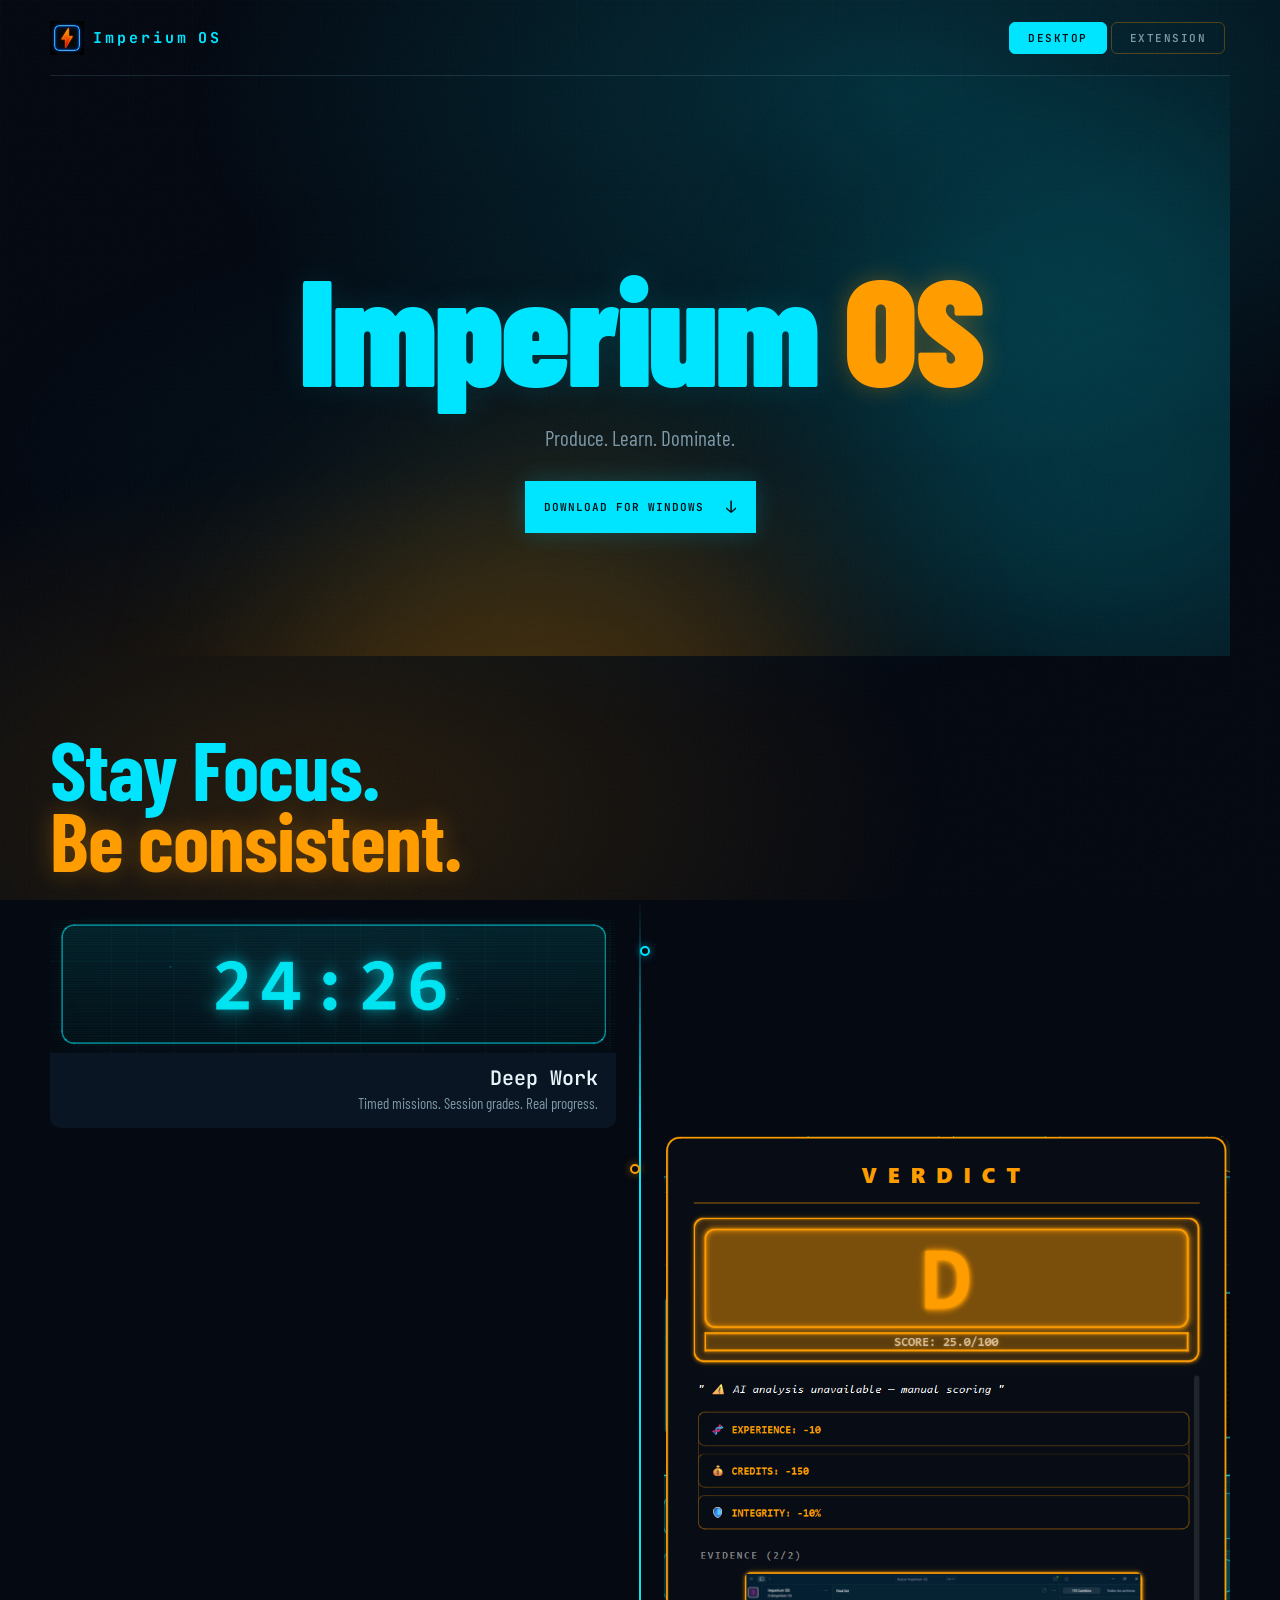
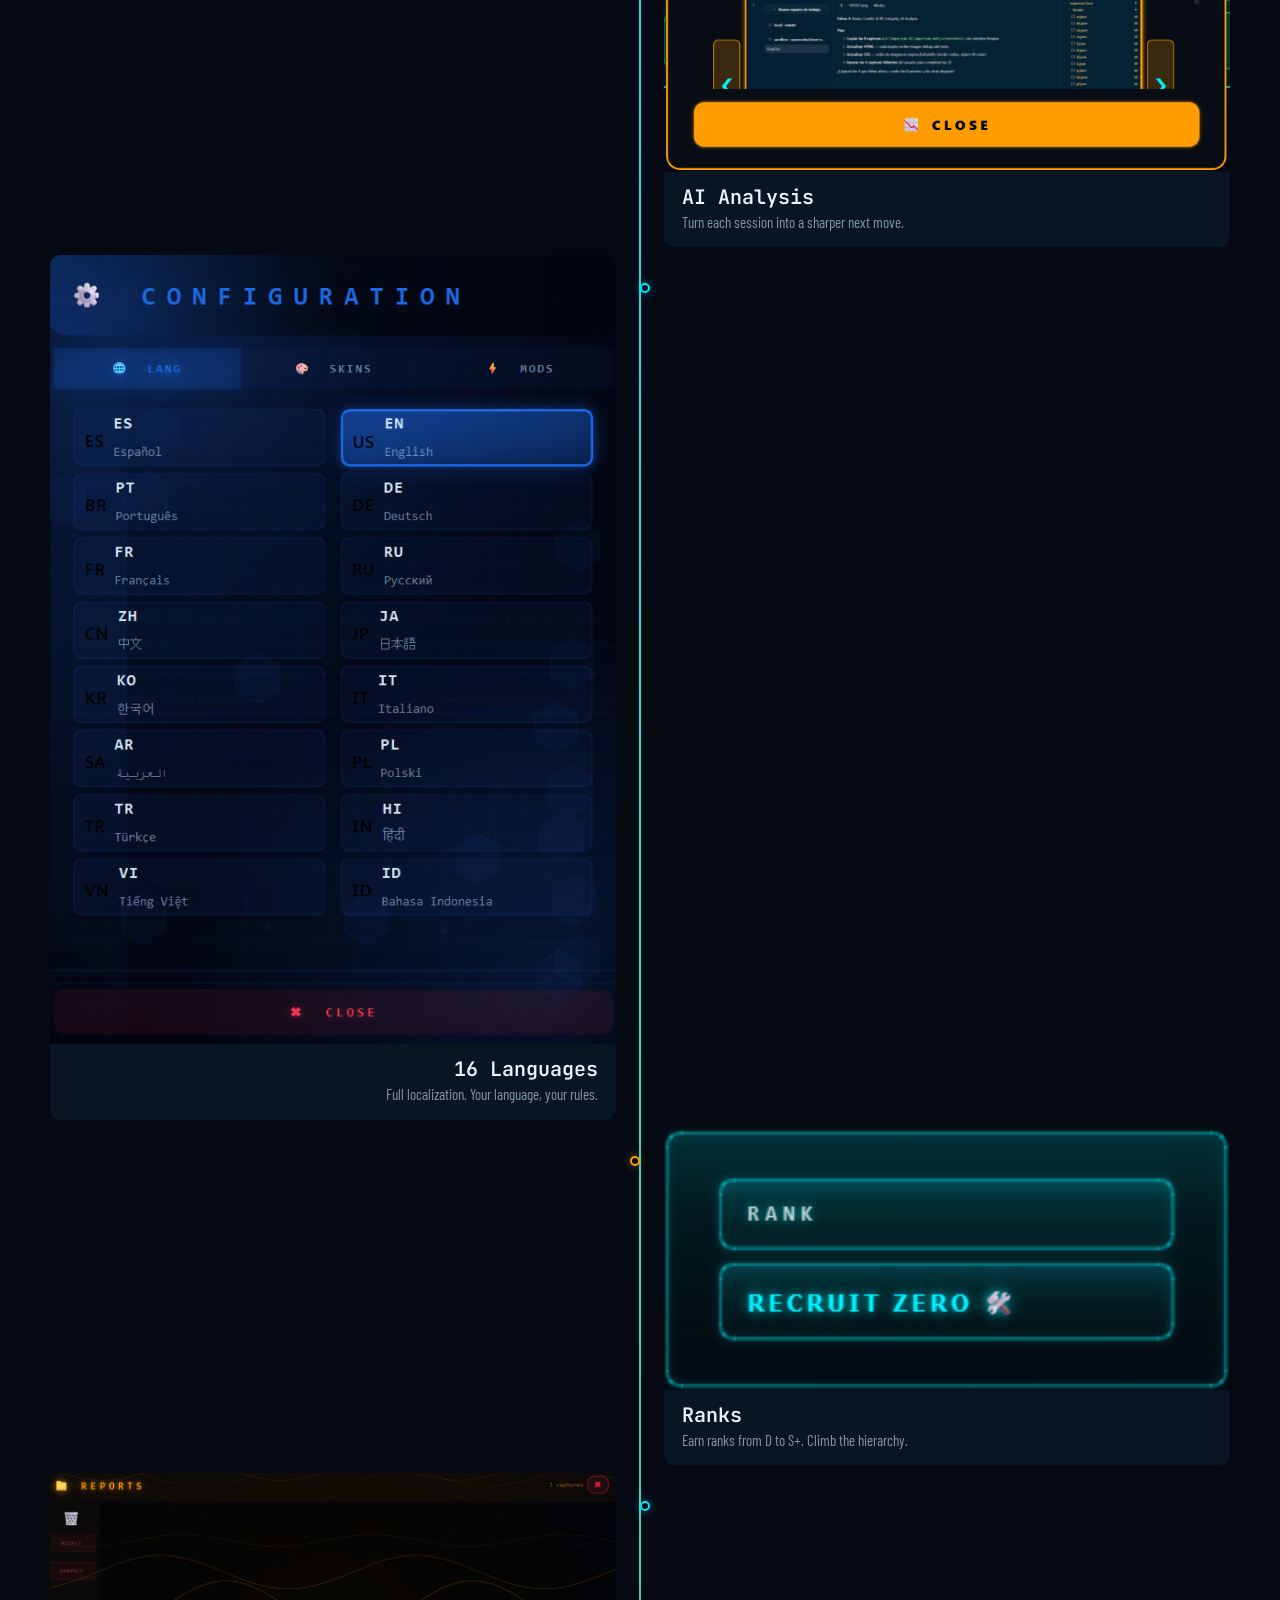
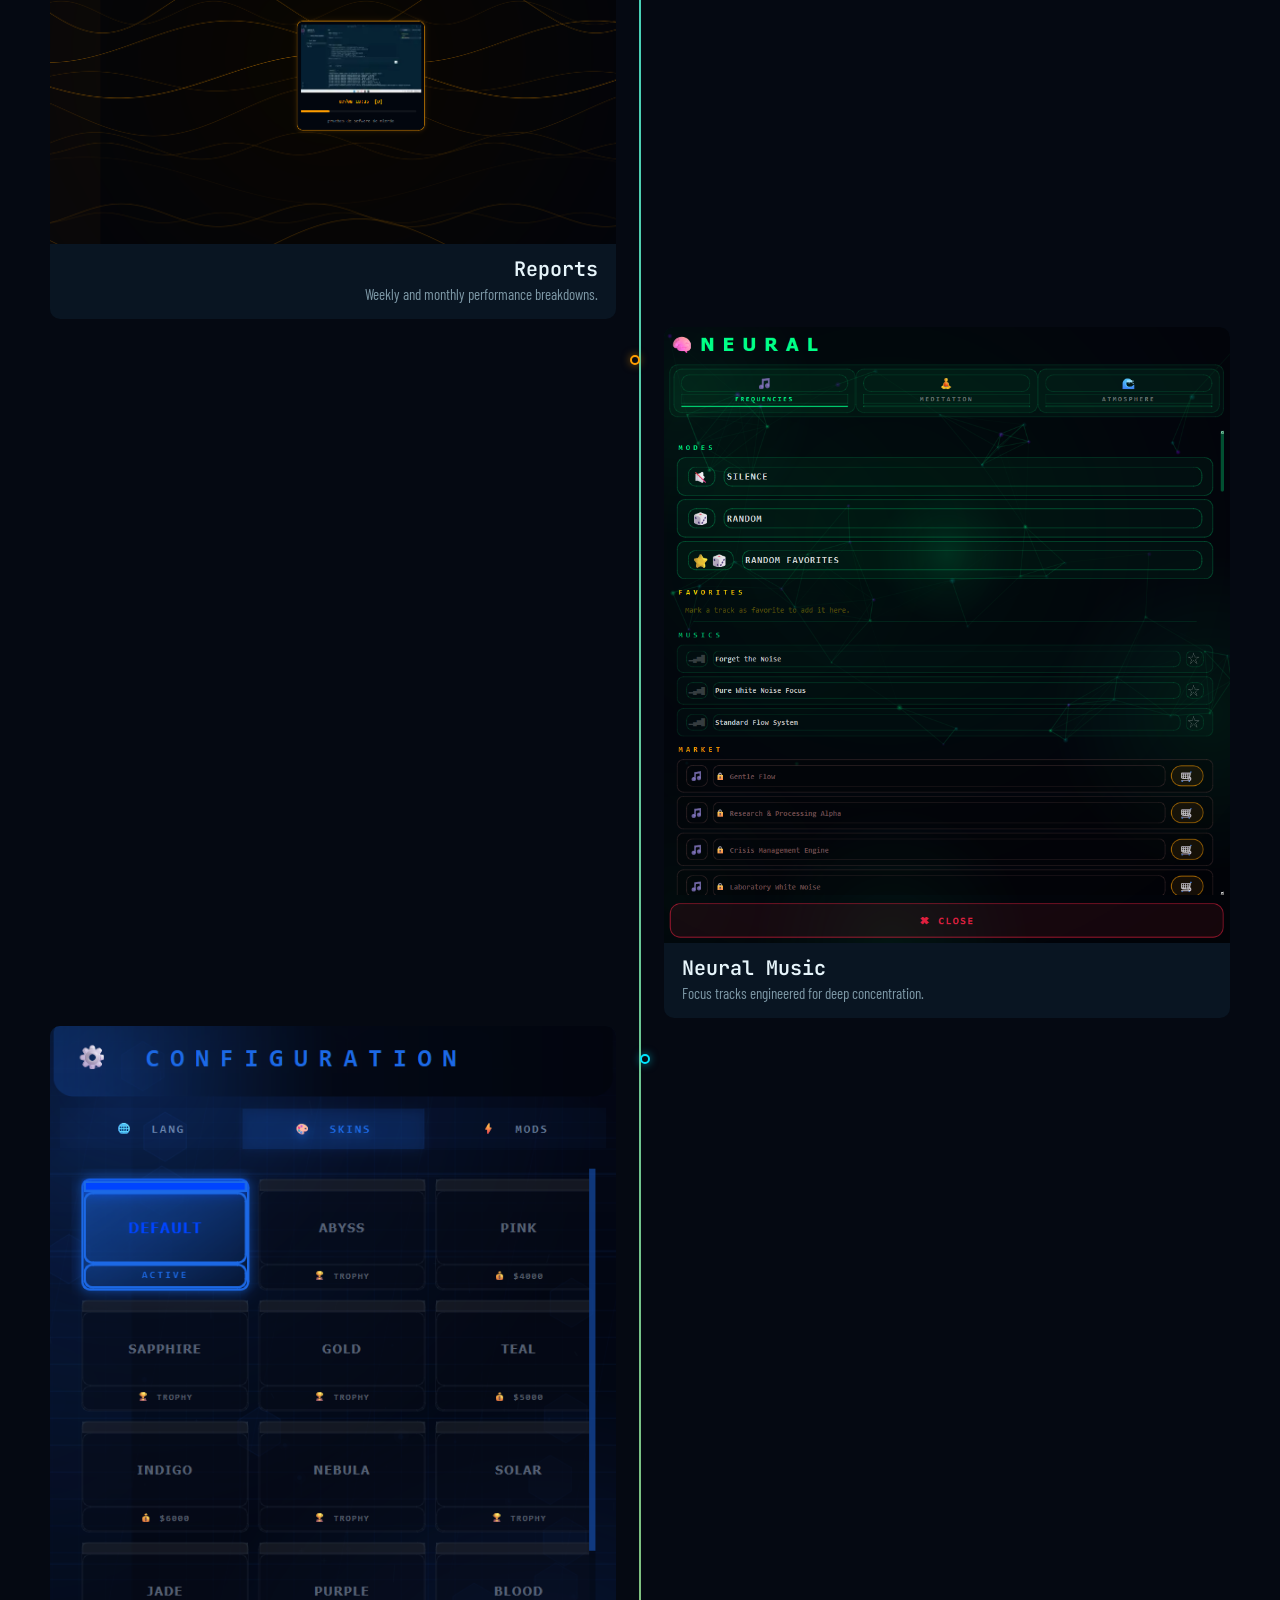
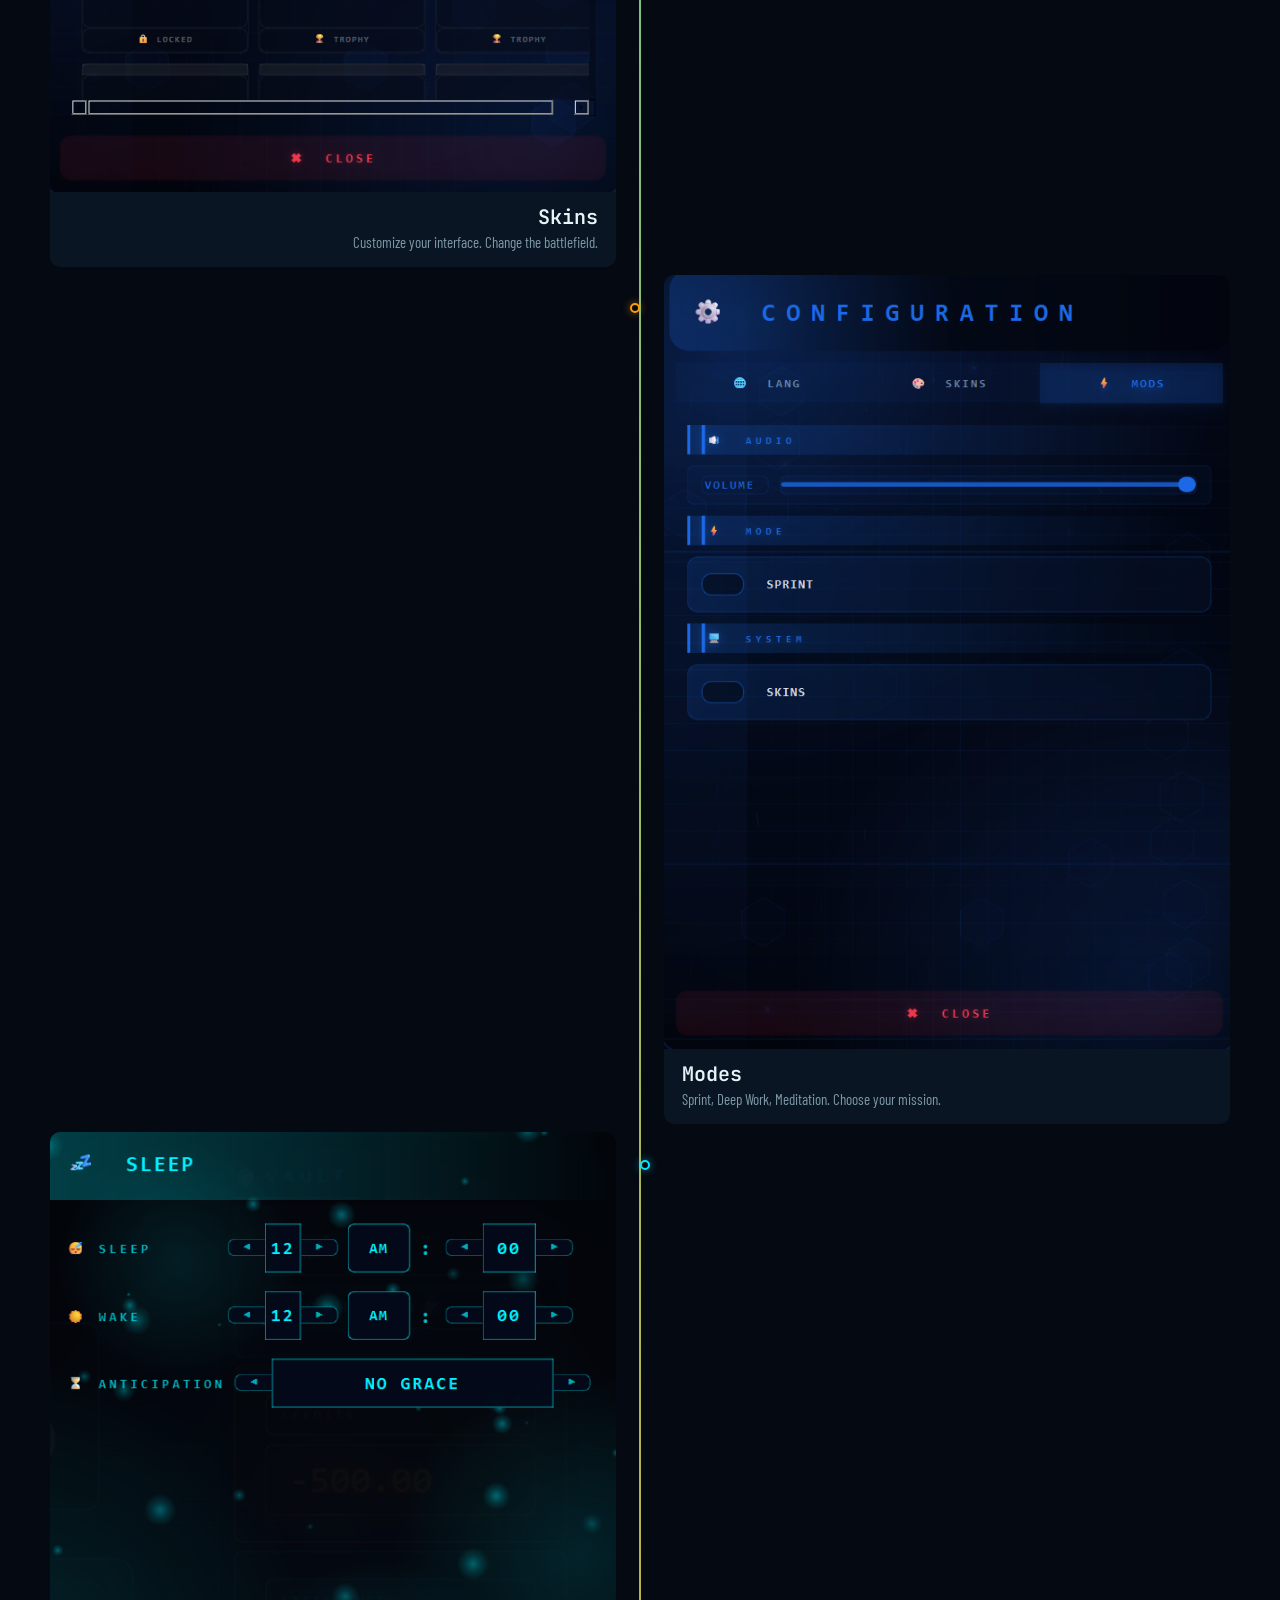
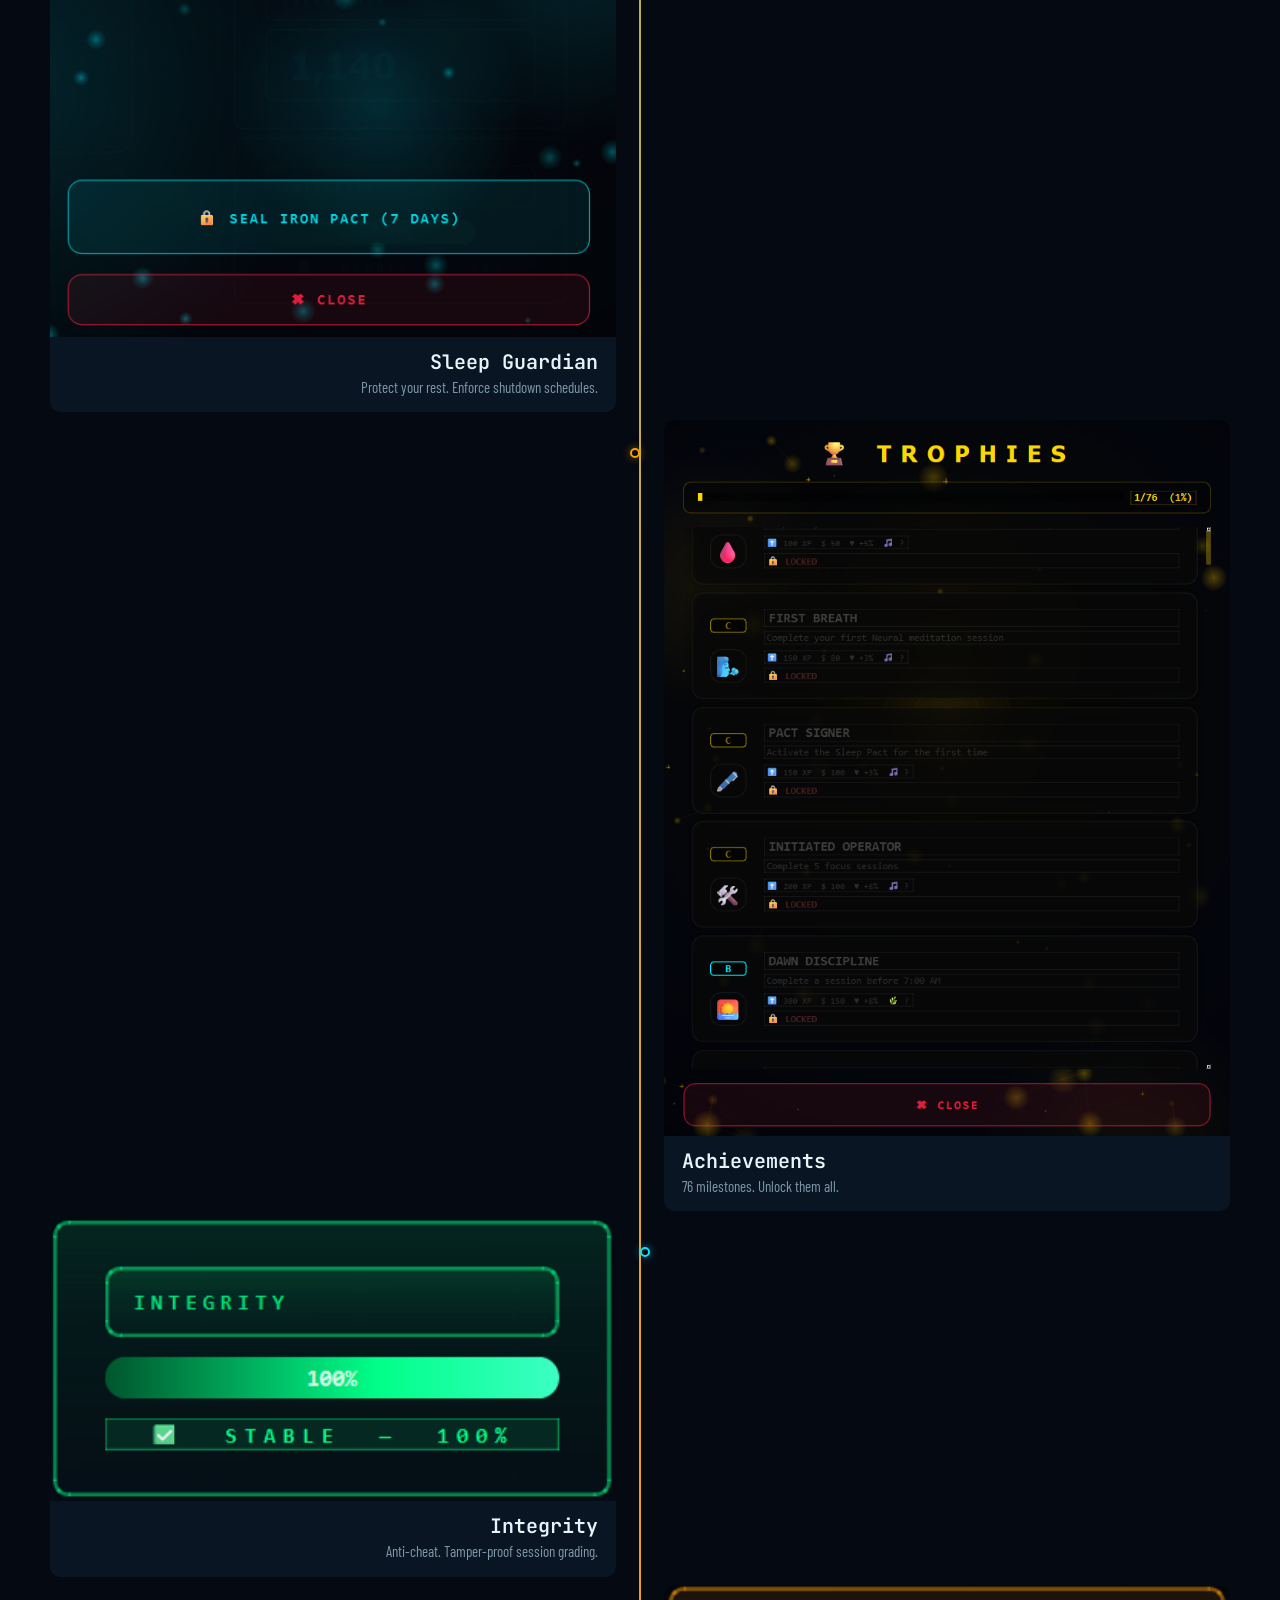
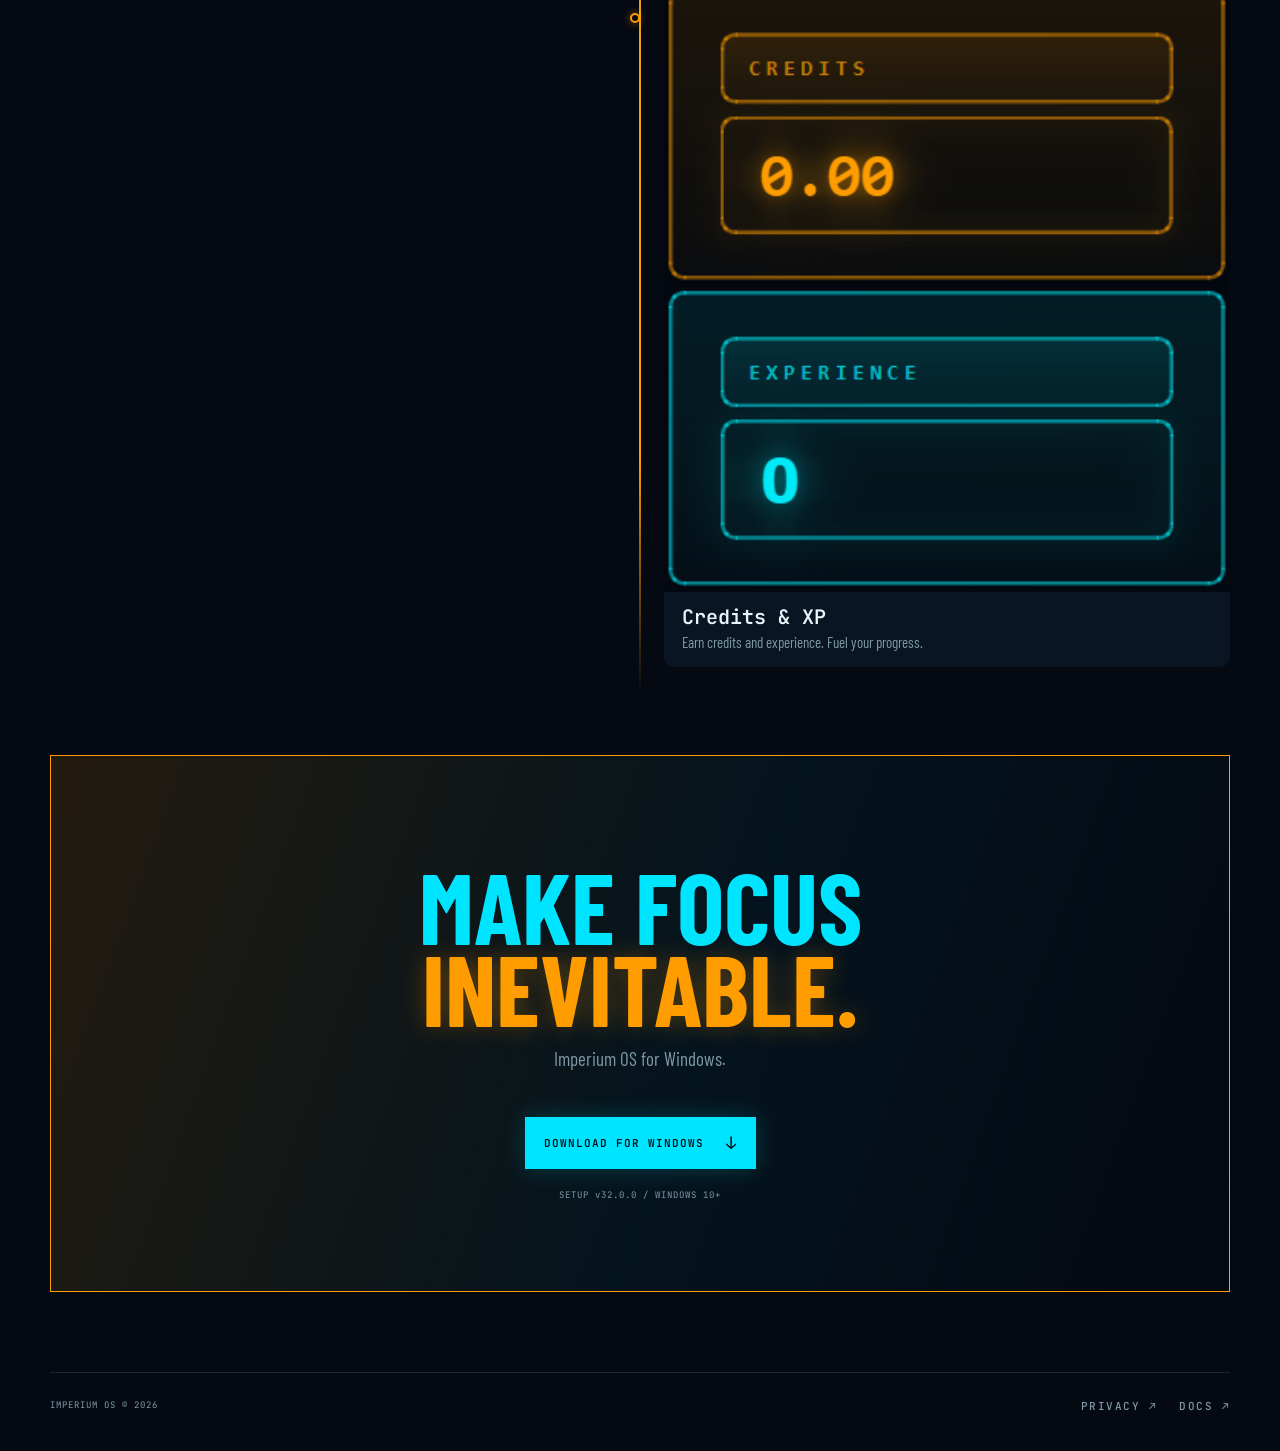
<file: index.html>
<!doctype html>
<html lang="en">
<head>
  <meta charset="utf-8">
  <meta name="viewport" content="width=device-width, initial-scale=1">
  <meta name="theme-color" content="#050912">
  <meta name="description" content="Imperium OS: cyberpunk focus, tactical productivity, and browser protection for Windows.">
  <link rel="icon" href="icon512.png">
  <link rel="apple-touch-icon" href="icon512.png">
  <title>Imperium OS</title>
  <link rel="preconnect" href="https://fonts.googleapis.com">
  <link rel="preconnect" href="https://fonts.gstatic.com" crossorigin>
  <link href="https://fonts.googleapis.com/css2?family=Barlow+Condensed:wght@400;500;600;700;800;900&family=JetBrains+Mono:wght@400;500;600;700&display=swap" rel="stylesheet">
  <link rel="stylesheet" href="style.css">
</head>
<body>
  <div class="noise"></div>
  <div class="grid"></div>

  <header class="nav shell">
    <a class="brand" href="#top" aria-label="Imperium OS home" translate="no">
      <img class="brand-mark" src="imperium-lightning.jpeg" alt="Imperium OS lightning mark"><span>Imperium</span><b>OS</b>
    </a>
    <div class="tab-bar">
      <button class="tab-btn active" data-tab="desktop">DESKTOP</button>
      <button class="tab-btn" data-tab="extension">EXTENSION</button>
    </div>
  </header>

  <main id="top">
    <!-- DESKTOP TAB -->
    <div class="tab-panel active" id="tab-desktop">
      <section class="hero shell">
        <div class="hero-light cyan-light"></div>
        <div class="hero-light orange-light"></div>
        <h1 translate="no"><span>Imperium</span> <span class="os-mark">OS</span></h1>
        <p class="hero-copy" translate="no">Produce. Learn. Dominate.</p>
        <div class="hero-actions">
          <a class="button primary" href="https://github.com/sebastiangarciamamani0902-cmyk/Imperium-OS/releases/download/v32.0.0/ImperiumOS_Setup_32.0.0.exe" download="ImperiumOS_Setup_32.0.0.exe">DOWNLOAD FOR WINDOWS <span>↓</span></a>
        </div>
      </section>

      <section class="systems shell" id="systems">
        <div class="section-heading compact"><h2>Stay Focus.<br><em>Be consistent.</em></h2></div>
        <div class="vtl">
          <div class="vtl-line"></div>
          <article class="vtl-card vtl-left cyan-card"><div class="vtl-content"><img class="card-capture" src="screenshots/deep-work.png" alt="Deep Work"><h3>Deep Work</h3><p>Timed missions. Session grades. Real progress.</p></div><div class="vtl-dot cyan-dot"></div></article>
          <article class="vtl-card vtl-right orange-card"><div class="vtl-content"><img class="card-capture" src="screenshots/ai-analysis.png" alt="AI Analysis"><h3>AI Analysis</h3><p>Turn each session into a sharper next move.</p></div><div class="vtl-dot orange-dot"></div></article>
          <article class="vtl-card vtl-left cyan-card"><div class="vtl-content"><img class="card-capture" src="screenshots/languages.png" alt="Languages"><h3>16 Languages</h3><p>Full localization. Your language, your rules.</p></div><div class="vtl-dot cyan-dot"></div></article>
          <article class="vtl-card vtl-right orange-card"><div class="vtl-content"><img class="card-capture" src="screenshots/ranks.png" alt="Ranks"><h3>Ranks</h3><p>Earn ranks from D to S+. Climb the hierarchy.</p></div><div class="vtl-dot orange-dot"></div></article>
          <article class="vtl-card vtl-left cyan-card"><div class="vtl-content"><img class="card-capture" src="screenshots/reports.png" alt="Reports"><h3>Reports</h3><p>Weekly and monthly performance breakdowns.</p></div><div class="vtl-dot cyan-dot"></div></article>
          <article class="vtl-card vtl-right orange-card"><div class="vtl-content"><img class="card-capture" src="screenshots/neural-music.png" alt="Neural Music"><h3>Neural Music</h3><p>Focus tracks engineered for deep concentration.</p></div><div class="vtl-dot orange-dot"></div></article>
          <article class="vtl-card vtl-left cyan-card"><div class="vtl-content"><img class="card-capture" src="screenshots/skins.png" alt="Skins"><h3>Skins</h3><p>Customize your interface. Change the battlefield.</p></div><div class="vtl-dot cyan-dot"></div></article>
          <article class="vtl-card vtl-right orange-card"><div class="vtl-content"><img class="card-capture" src="screenshots/modes.png" alt="Modes"><h3>Modes</h3><p>Sprint, Deep Work, Meditation. Choose your mission.</p></div><div class="vtl-dot orange-dot"></div></article>
          <article class="vtl-card vtl-left cyan-card"><div class="vtl-content"><img class="card-capture" src="screenshots/sleep.png" alt="Sleep Guardian"><h3>Sleep Guardian</h3><p>Protect your rest. Enforce shutdown schedules.</p></div><div class="vtl-dot cyan-dot"></div></article>
          <article class="vtl-card vtl-right orange-card"><div class="vtl-content"><img class="card-capture" src="screenshots/achievements.png" alt="Achievements"><h3>Achievements</h3><p>76 milestones. Unlock them all.</p></div><div class="vtl-dot orange-dot"></div></article>
          <article class="vtl-card vtl-left cyan-card"><div class="vtl-content"><img class="card-capture" src="screenshots/integrity.png" alt="Integrity"><h3>Integrity</h3><p>Anti-cheat. Tamper-proof session grading.</p></div><div class="vtl-dot cyan-dot"></div></article>
          <article class="vtl-card vtl-right orange-card"><div class="vtl-content"><img class="card-capture" src="screenshots/credits-xp.png" alt="Credits and XP"><h3>Credits & XP</h3><p>Earn credits and experience. Fuel your progress.</p></div><div class="vtl-dot orange-dot"></div></article>
        </div>
      </section>

      <section class="download shell" id="download">
        <div class="download-panel"><h2>MAKE FOCUS<br><em>INEVITABLE.</em></h2><p translate="no">Imperium OS for Windows.</p><a class="button primary" href="https://github.com/sebastiangarciamamani0902-cmyk/Imperium-OS/releases/download/v32.0.0/ImperiumOS_Setup_32.0.0.exe" download="ImperiumOS_Setup_32.0.0.exe">DOWNLOAD FOR WINDOWS <span>↓</span></a><small class="mono">SETUP v32.0.0 / WINDOWS 10+</small></div>
      </section>
    </div>

    <!-- EXTENSION TAB -->
    <div class="tab-panel" id="tab-extension">
      <section class="hero shell">
        <div class="hero-light cyan-light"></div>
        <div class="hero-light orange-light"></div>
        <h1 translate="no"><span>Imperium</span> <span class="os-mark">OS</span></h1>
        <p class="hero-copy" translate="no">Browser Protection. Active.</p>
        <div class="hero-actions">
          <a class="button primary" href="https://chromewebstore.google.com/detail/ajilohlkmkjipipjagpnokhinhbjfkfb" target="_blank" rel="noreferrer">INSTALL EXTENSION <span>↗</span></a>
          <a class="button secondary" href="script.html">COPY SCRIPT <span><svg viewBox="0 0 24 24" xmlns="http://www.w3.org/2000/svg" aria-hidden="true"><path d="M16 1H4c-1.1 0-2 .9-2 2v13h2V3h12V1zm3 4H8c-1.1 0-2 .9-2 2v14c0 1.1.9 2 2 2h11c1.1 0 2-.9 2-2V7c0-1.1-.9-2-2-2zm0 16H8V7h11v14z"/></svg></span></a>
</div>
      </section>

      <section class="systems shell">
        <div class="section-heading compact"><h2>Always on.<br><em>Always watching.</em></h2></div>
        <div class="vtl">
          <div class="vtl-line"></div>
          <article class="vtl-card vtl-left cyan-card"><div class="vtl-content"><img class="card-capture" src="screenshots/ext-whitelist.png" alt="Whitelist"><h3>Whitelist</h3><p>Only trusted sites pass through. Everything else is filtered.</p></div><div class="vtl-dot cyan-dot"></div></article>
          <article class="vtl-card vtl-right orange-card"><div class="vtl-content"><img class="card-capture" src="screenshots/ext-settings.png" alt="Settings"><h3>Settings</h3><p>Open tabs, languages, YouTube API keys — all configurable.</p></div><div class="vtl-dot orange-dot"></div></article>
          <article class="vtl-card vtl-left cyan-card"><div class="vtl-content"><img class="card-capture" src="screenshots/ext-youtube.png" alt="YouTube Monitors"><h3>YouTube Guard</h3><p>10 apostles monitoring your YouTube consumption. Zero mercy.</p></div><div class="vtl-dot cyan-dot"></div></article>
        </div>
      </section>

      <section class="download shell">
        <div class="download-panel"><h2>SHIELD YOUR<br><em>BROWSER.</em></h2><p translate="no">Imperium OS for Chrome.</p><div class="hero-actions"><a class="button primary" href="https://chromewebstore.google.com/detail/ajilohlkmkjipipjagpnokhinhbjfkfb" target="_blank" rel="noreferrer">ADD TO CHROME <span>↗</span></a><a class="button secondary" href="script.html">COPY SCRIPT <span><svg viewBox="0 0 24 24" xmlns="http://www.w3.org/2000/svg" aria-hidden="true"><path d="M16 1H4c-1.1 0-2 .9-2 2v13h2V3h12V1zm3 4H8c-1.1 0-2 .9-2 2v14c0 1.1.9 2 2 2h11c1.1 0 2-.9 2-2V7c0-1.1-.9-2-2-2zm0 16H8V7h11v14z"/></svg></span></a></div><small class="mono" style="display:block;text-align:center;margin-top:16px;">CHROME EXTENSION / VERSION 32.0</small><small class="mono" style="display:block;text-align:center;margin-top:8px;">Run the .ps1 as Administrator in PowerShell</small></div>
      </section>
    </div>
  </main>

  <footer class="shell mono" translate="no"><span>IMPERIUM OS © 2026</span><span class="footer-links"><a href="privacy.html">PRIVACY ↗</a><a href="docs.html">DOCS ↗</a></span></footer>
  <script>
    function setTab(name, scroll) {
      document.querySelectorAll('.tab-btn').forEach(b => b.classList.toggle('active', b.dataset.tab === name));
      document.querySelectorAll('.tab-panel').forEach(p => p.classList.toggle('active', p.id === 'tab-' + name));
      if (scroll) window.scrollTo({ top: 0, behavior: 'auto' });
    }
    document.querySelectorAll('.tab-btn').forEach(btn => {
      btn.addEventListener('click', () => setTab(btn.dataset.tab, true));
    });
    // Always open the DESKTOP tab; never restore a previous tab.
    setTab('desktop', false);
    document.querySelectorAll('a[href="#top"]').forEach(a => {
      a.addEventListener('click', function(e) {
        e.preventDefault();
        window.scrollTo(0, 0);
      });
    });
    // Re-sync on back/forward navigation (bfcache)
    window.addEventListener('pageshow', function(e) {
      setTab('desktop', false);
      document.querySelectorAll('.section-heading, .vtl-card, .download-panel').forEach(el => el.classList.add('visible'));
    });
    // Intersection observer
    const observer = new IntersectionObserver(entries => entries.forEach(entry => { if (entry.isIntersecting) entry.target.classList.add('visible'); }), { threshold: .15 });
    document.querySelectorAll('.section-heading, .vtl-card, .download-panel').forEach(el => observer.observe(el));
    // Protect the Imperium OS brand from translators
    function protectBrand(root) {
      const walker = document.createTreeWalker(root, NodeFilter.SHOW_TEXT);
      const nodes = [];
      while (walker.nextNode()) {
        const n = walker.currentNode;
        const t = n.nodeValue;
        if (!t) continue;
        if (/Imperium[ ­\u00a0]*OS|Imperium|(?<![\w])OS(?![\w])/i.test(t) && !n.parentElement.hasAttribute('translate')) nodes.push(n);
      }
      nodes.forEach(n => {
        const parent = n.parentElement;
        const html = n.nodeValue.replace(/(Imperium\s*OS|Imperium|(?<![\w])OS(?![\w]))/gi, '<span class="brand-p" translate="no">$1</span>');
        const tmp = document.createElement('span');
        tmp.innerHTML = html + '<span class="brand-p" translate="no"></span>';
        [...tmp.childNodes].forEach(c => parent.insertBefore(c, n));
        parent.removeChild(n);
      });
    }
    protectBrand(document.body);
    if (window.MutationObserver) new MutationObserver(() => protectBrand(document.body)).observe(document.body, { childList: true, subtree: true });
  </script>
</body>
</html>
</file>
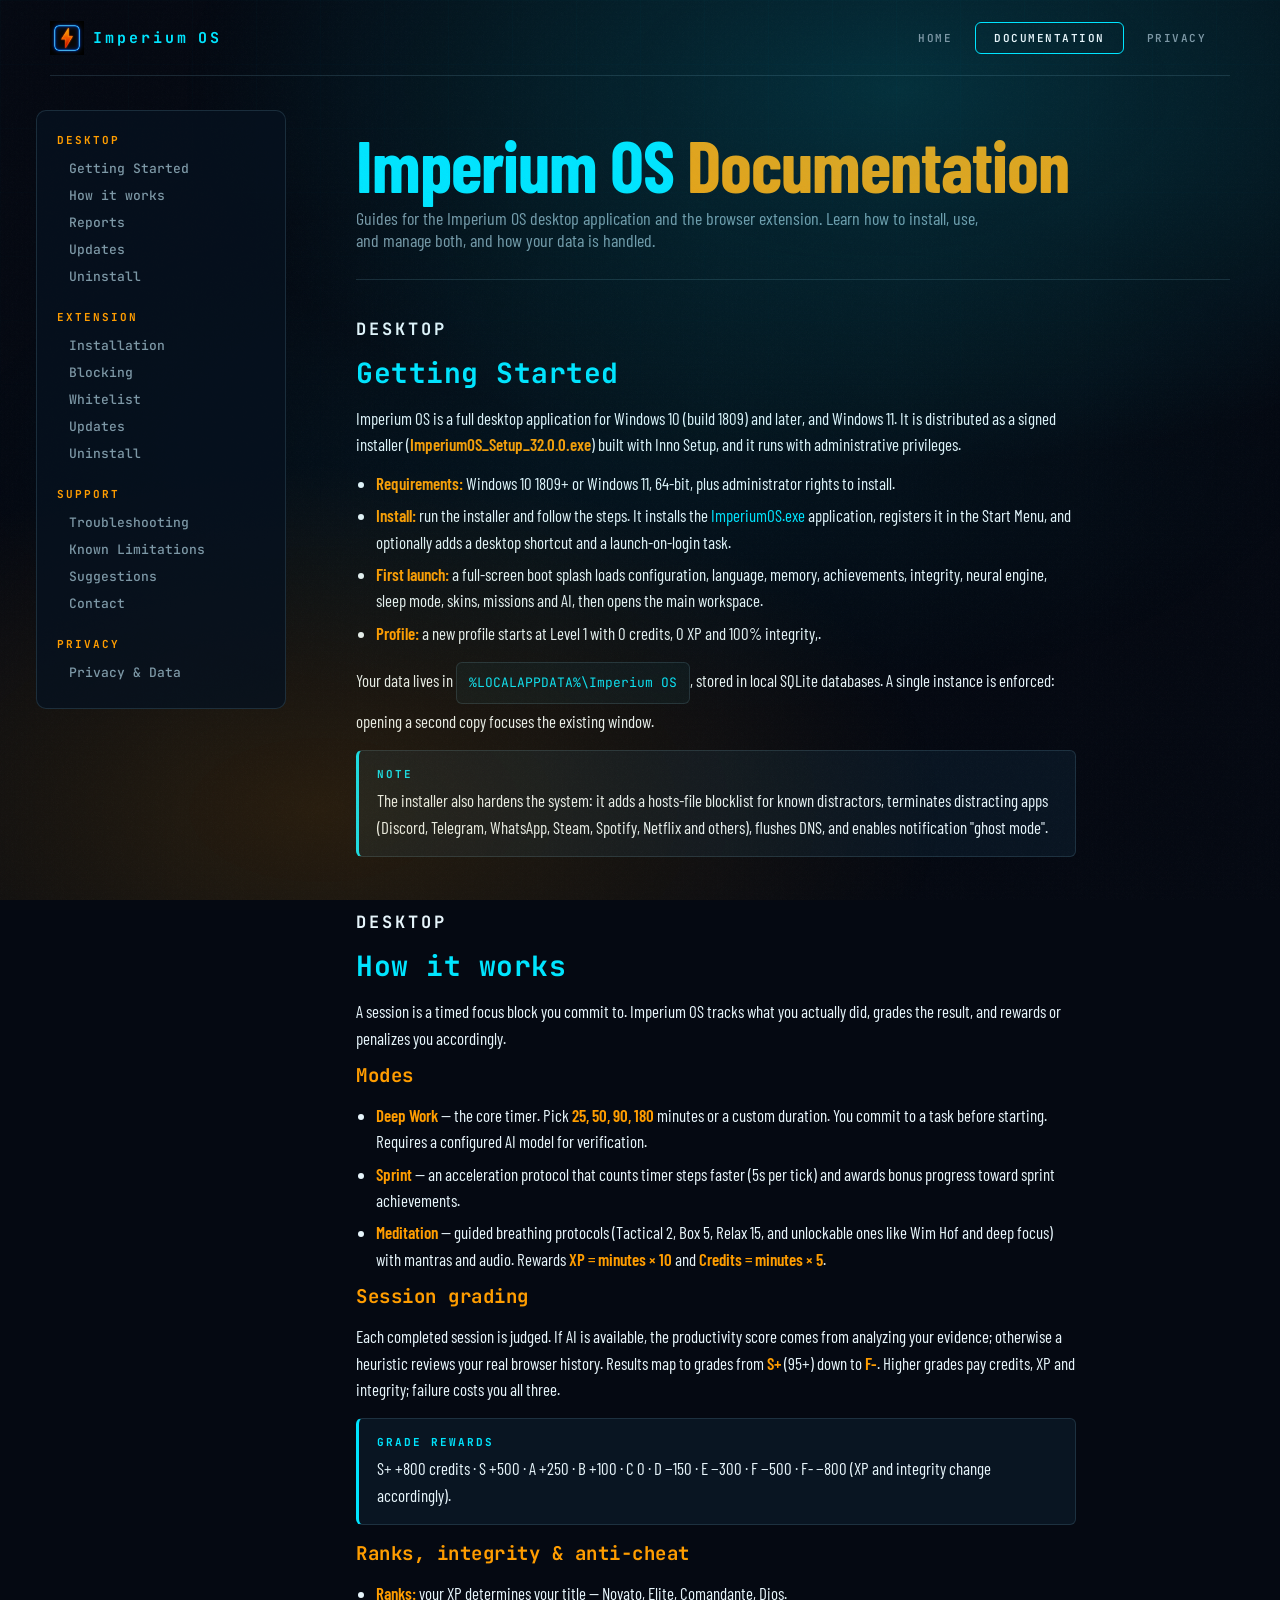
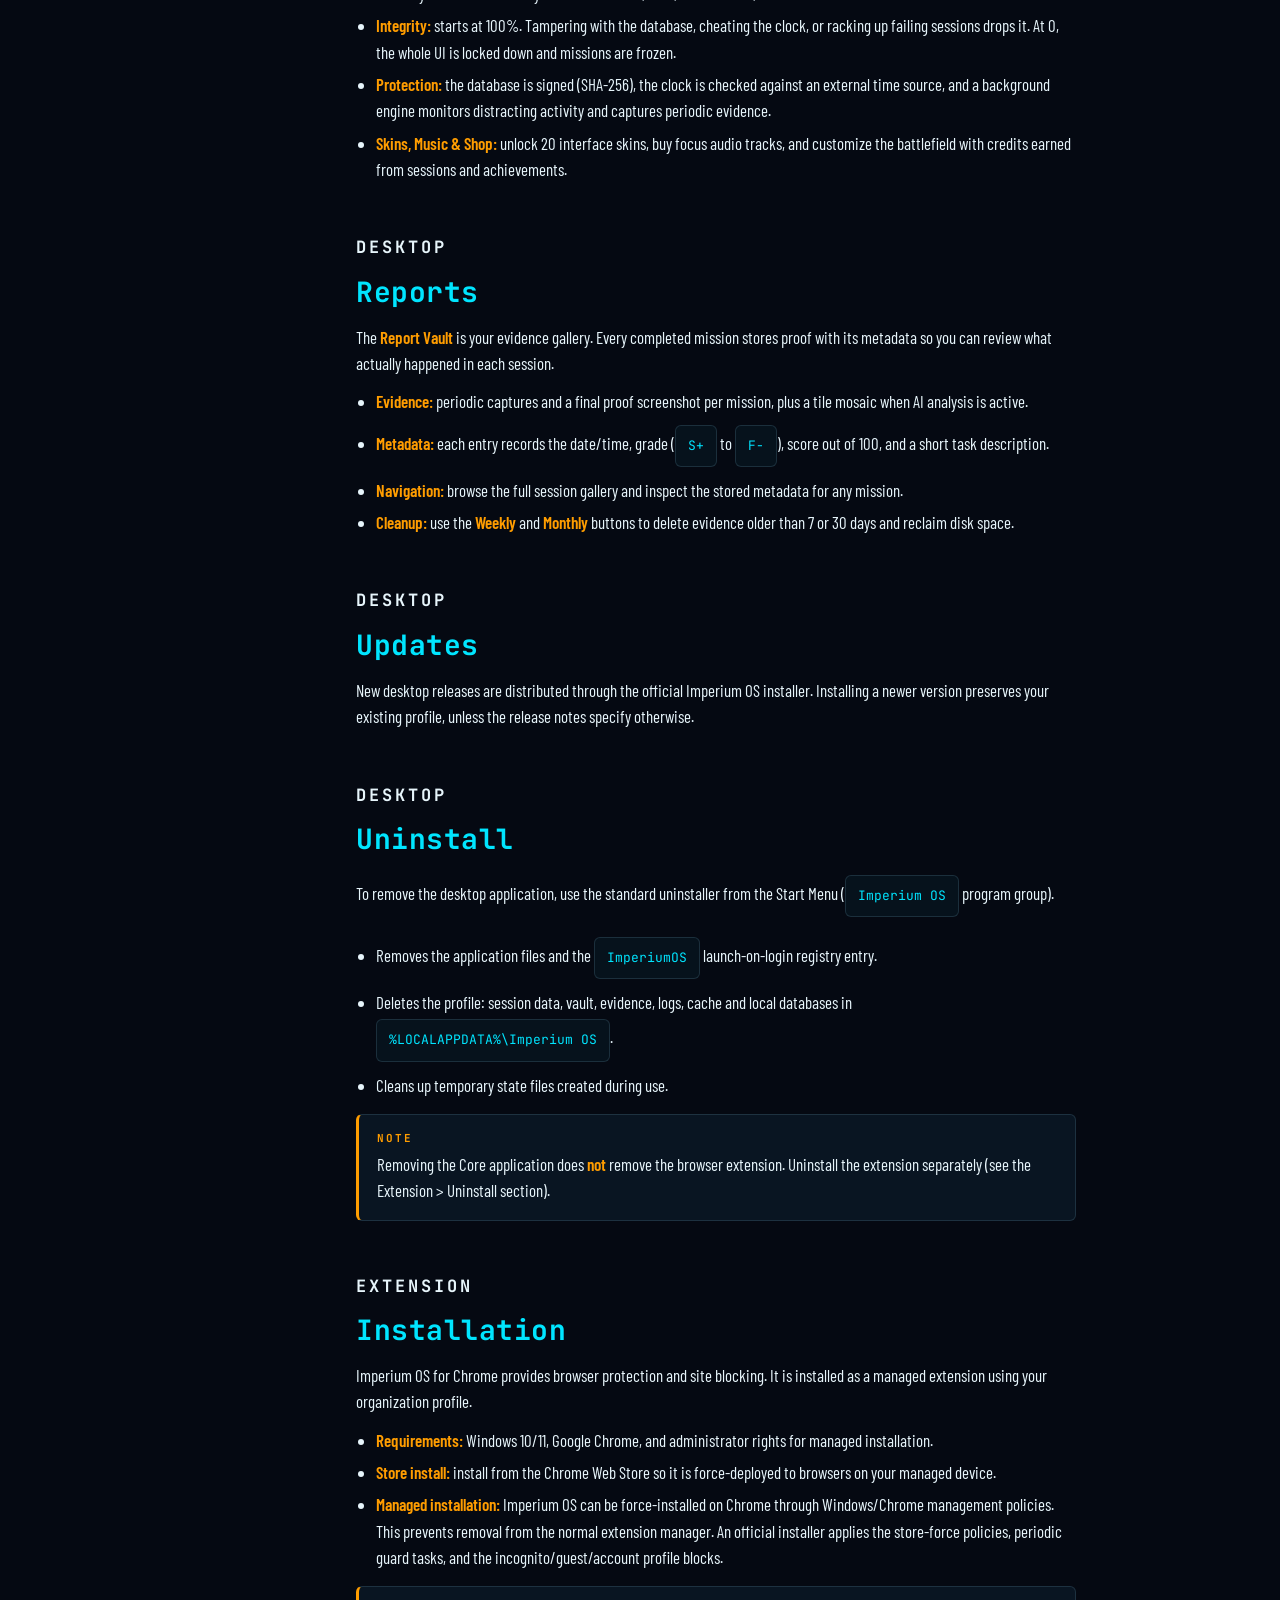
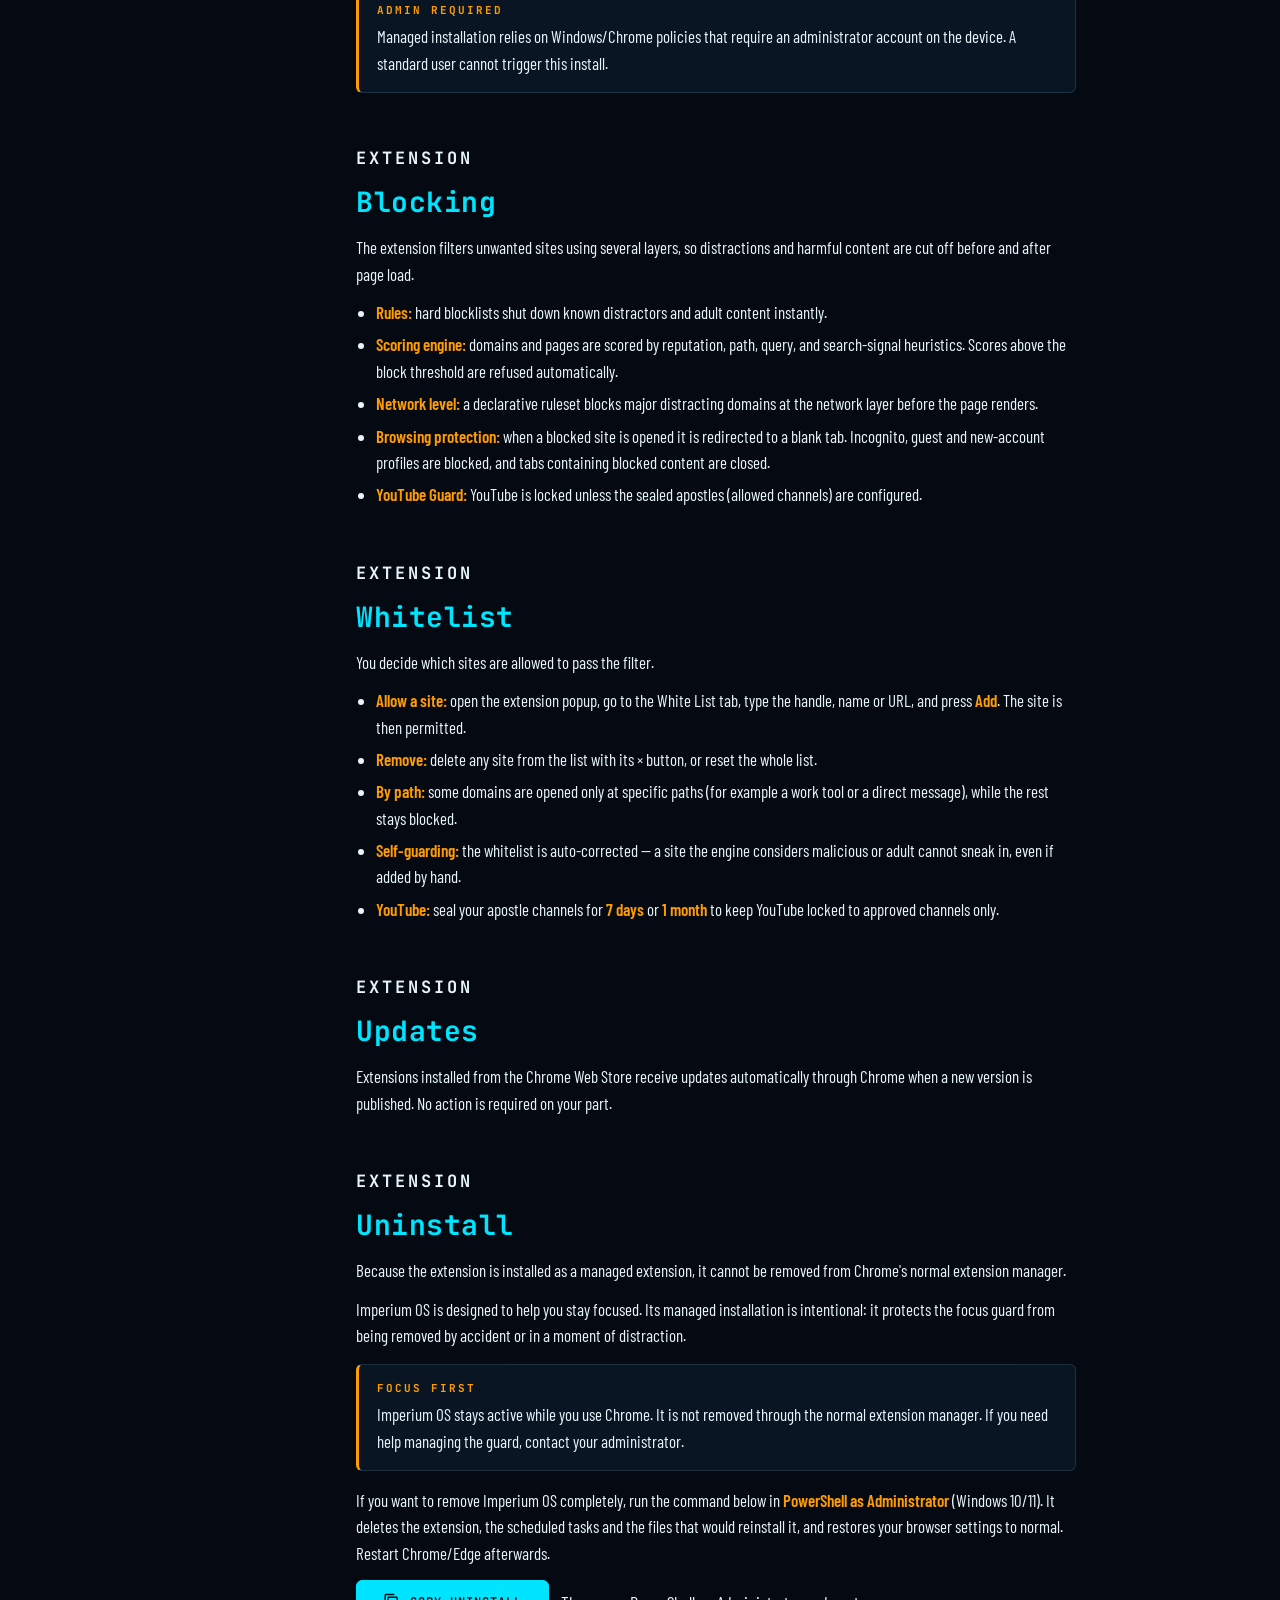
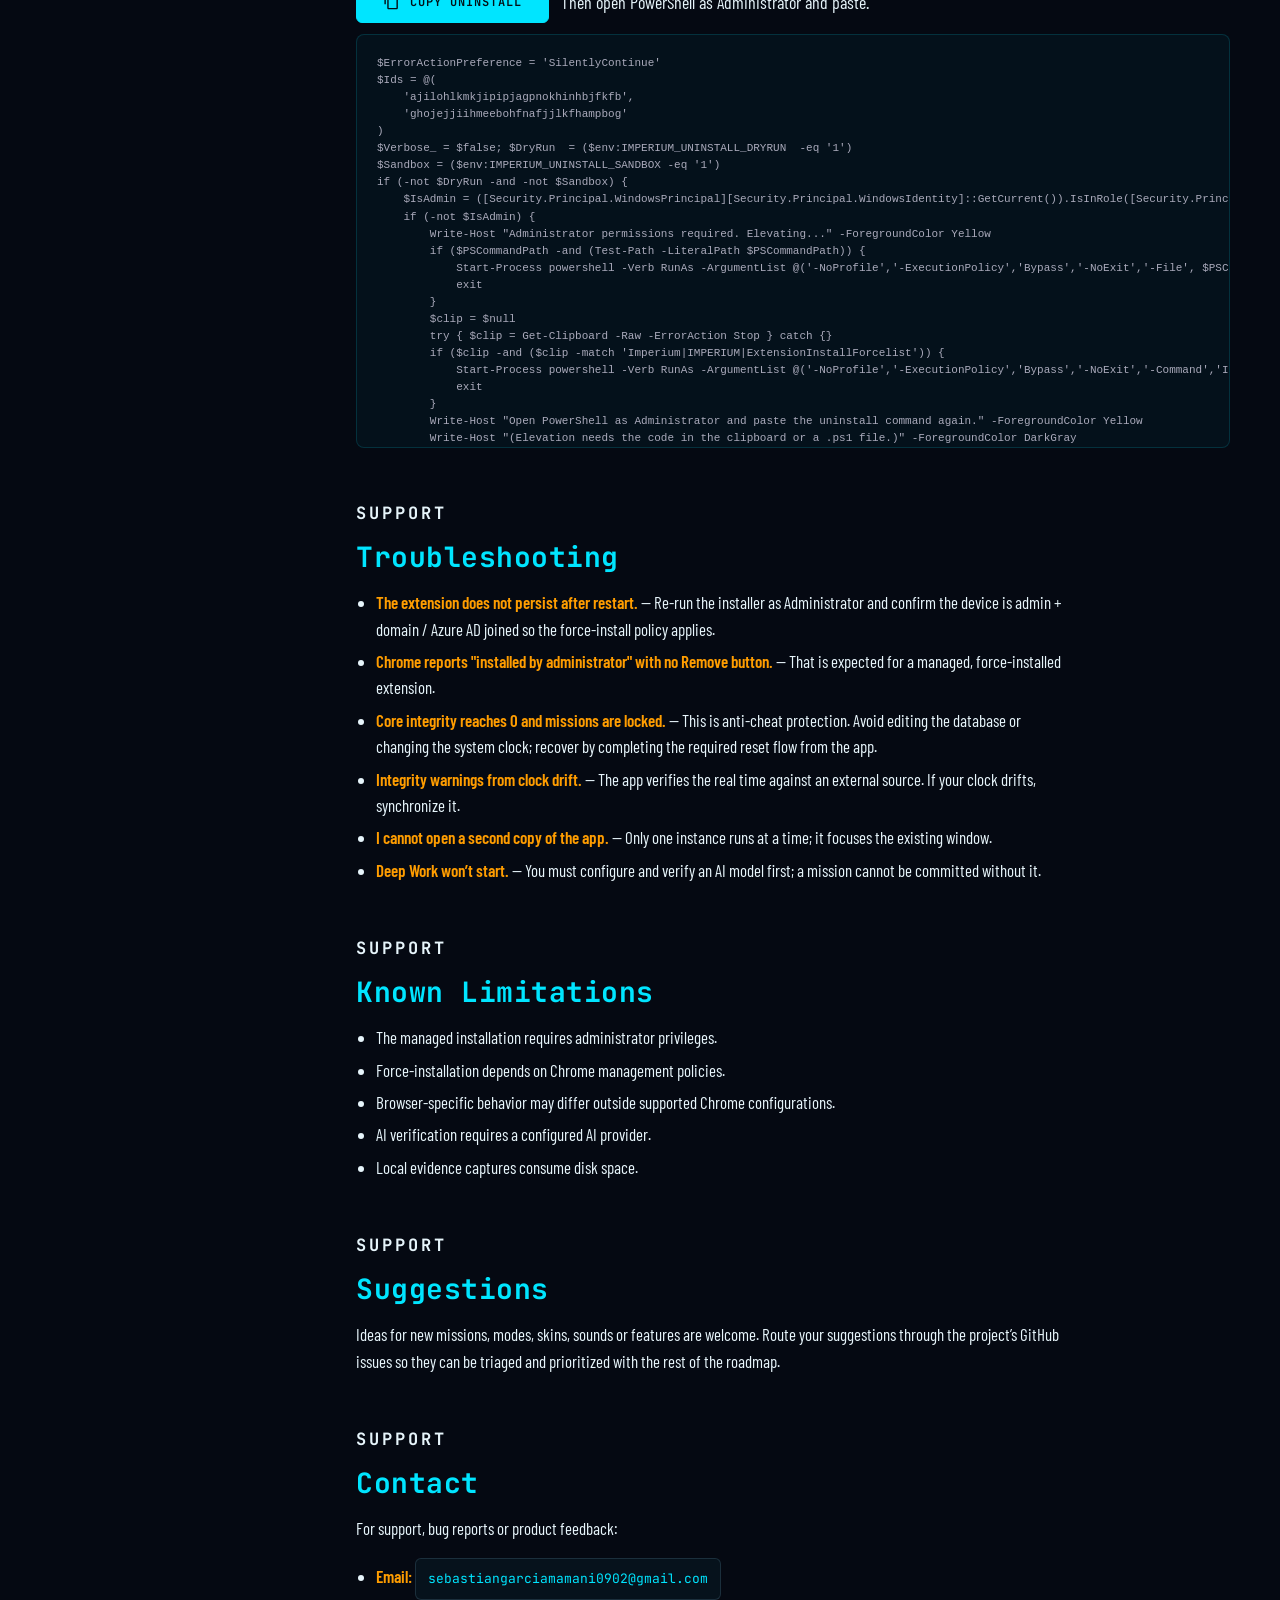
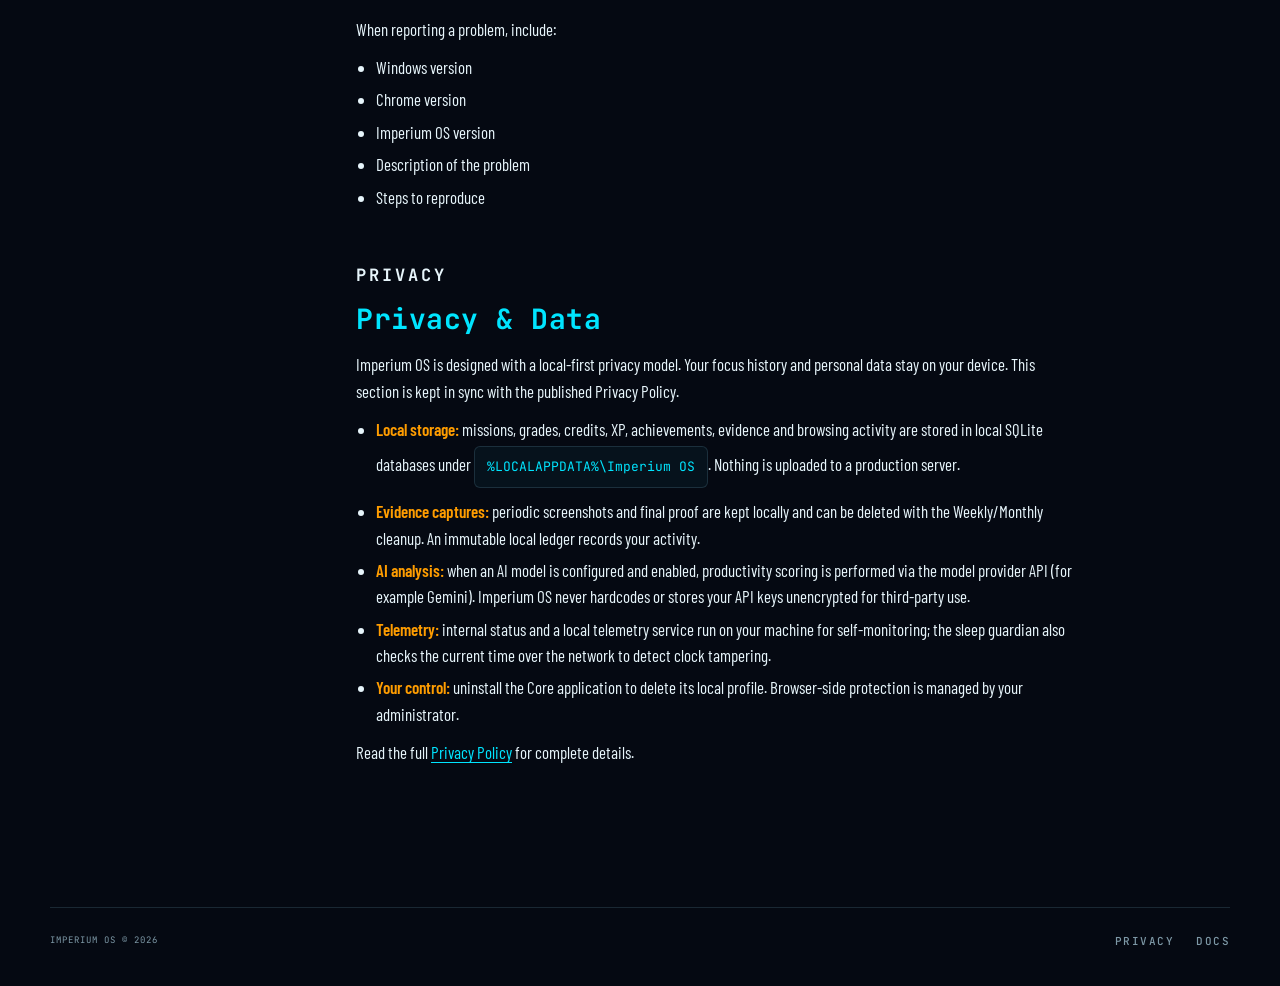
<file: docs.html>
<!doctype html>
<html lang="en">
<head>
  <meta charset="utf-8">
  <meta name="viewport" content="width=device-width, initial-scale=1">
  <meta name="theme-color" content="#050912">
  <meta name="description" content="Imperium OS documentation: desktop app and browser extension guides.">
  <link rel="icon" href="icon512.png">
  <link rel="apple-touch-icon" href="icon512.png">
  <title>Documentation — Imperium OS</title>
  <link rel="preconnect" href="https://fonts.googleapis.com">
  <link rel="preconnect" href="https://fonts.gstatic.com" crossorigin>
  <link href="https://fonts.googleapis.com/css2?family=Barlow+Condensed:wght@400;500;600;700;800;900&family=JetBrains+Mono:wght@400;500;600;700&display=swap" rel="stylesheet">
  <link rel="stylesheet" href="style.css">
  <style>
    .docs-shell { z-index: 2; padding: 56px 0 90px; padding-left: 306px; }

    .docs-side {
      position: fixed; top: 110px; left: max(24px, calc(50% - 604px)); width: 250px;
      border: 1px solid var(--line); border-radius: 10px;
      background: var(--panel); padding: 22px 20px;
      z-index: 50; transform: none;
    }
    .docs-side .side-group { margin-bottom: 20px; }
    .docs-side .side-group:last-child { margin-bottom: 0; }
    .docs-side .side-tag {
      font: 700 11px 'JetBrains Mono', monospace; letter-spacing: 2px;
      color: var(--orange); margin: 0 0 8px;
    }
    .docs-side .side-link {
      display: block; font: 500 13px 'JetBrains Mono', monospace;
      color: var(--muted); text-decoration: none; padding: 5px 10px;
      border-left: 2px solid transparent; transition: .2s;
    }
    .docs-side .side-link:hover { color: var(--text); border-left-color: var(--cyan); }

    .docs-main { min-width: 0; }
    .docs-hero { border-bottom: 1px solid var(--line); padding-bottom: 28px; margin-bottom: 36px; }
    .docs-hero h1 { font-size: clamp(40px, 6vw, 72px); line-height: .9; letter-spacing: -1px; margin: 0 0 10px; }
    .docs-hero h1 span { color: var(--cyan); }
    .docs-hero h1 b { color: var(--orange); font-style: normal; }
    .docs-hero p { color: var(--muted); font-size: 18px; margin: 0; max-width: 640px; }

    .doc-block { margin-bottom: 52px; scroll-margin-top: 96px; }
    .doc-overline { font: 700 11px 'JetBrains Mono', monospace; letter-spacing: 3px; color: var(--orange); text-transform: uppercase; margin: 0 0 6px; }
    .doc-block h2 { font: 700 28px 'JetBrains Mono', monospace; color: var(--cyan); margin: 0 0 14px; letter-spacing: .5px; }
    .doc-block p { color: var(--text); font-size: 17px; line-height: 1.55; margin: 0 0 12px; max-width: 720px; }
    .doc-block ul { margin: 0 0 12px; padding-left: 20px; color: var(--text); font-size: 17px; line-height: 1.55; max-width: 720px; }
    .doc-block li { margin-bottom: 6px; }
    .doc-block strong { color: var(--orange); font-weight: 600; }
    .doc-block em.accent { color: var(--cyan); font-style: normal; }
    .doc-card {
      margin: 16px 0; padding: 16px 18px; border: 1px solid var(--line);
      border-left: 3px solid var(--cyan); border-radius: 6px;
      background: var(--panel-2); max-width: 720px;
    }
    .doc-card.warn { border-left-color: var(--orange); }
    .doc-card .dc-label { font: 700 11px 'JetBrains Mono', monospace; letter-spacing: 2px; color: var(--cyan); text-transform: uppercase; margin-bottom: 6px; }
    .doc-card.warn .dc-label { color: var(--orange); }
    .doc-card p { margin: 0; }
    .doc-code {
      font-family: 'JetBrains Mono', monospace; font-size: 13px;
      background: #06121c; border: 1px solid var(--line); border-radius: 6px;
      padding: 10px 12px; color: var(--cyan); display: inline-block; margin: 4px 0; word-break: break-all;
    }
    .doc-a { color: var(--cyan); text-decoration: underline; text-underline-offset: 3px; }

    @media (max-width: 800px) {
      .docs-shell { display: block; padding-left: 0; }
      .docs-side { position: static; width: 100%; }
    }

  
    /* Uninstall (copyable block) */
    .copy-row{display:flex;align-items:center;justify-content:flex-start;gap:12px;margin:14px 0 8px}
    .copy-btn{display:inline-flex;align-items:center;justify-content:center;gap:10px;background:#00e5ff;color:#031016;border:1px solid #00e5ff;padding:12px 26px;font:600 12px 'JetBrains Mono',monospace;letter-spacing:1px;cursor:pointer;border-radius:6px;transition:.25s}
    .copy-btn:hover{background:#ff9d00;border-color:#ff9d00}
    .copy-btn.copied{background:#00ff88;border-color:#00ff88}
    .copy-btn svg{width:17px;height:17px;display:block;fill:#031016}
    .copy-btn .check{display:none}
    .copy-btn.copied .clip{display:none}
    .copy-btn.copied .check{display:inline-block;font-size:16px;line-height:1;color:#031016}
    .toast{position:fixed;top:28px;left:50%;transform:translateX(-50%) translateY(-16px);background:#0a1420;border:1px solid rgba(0,229,255,.5);color:#00e5ff;font:600 12px 'JetBrains Mono',monospace;letter-spacing:1px;padding:12px 22px;border-radius:8px;opacity:0;pointer-events:none;transition:.3s ease;z-index:2000;box-shadow:0 0 24px rgba(0,229,255,.25)}
    .toast.show{opacity:1;transform:translateX(-50%) translateY(0)}
    #uninstallCode{background:rgba(0,229,255,.04);border:1px solid rgba(0,229,255,.15);border-radius:8px;padding:20px;max-width:900px;width:100%;overflow-x:auto;font-size:11px;line-height:1.55;color:#aab;white-space:pre;max-height:46vh;overflow-y:auto;user-select:text;-webkit-user-select:text}
</style>
</head>
<body>
  <div class="noise"></div>
  <div class="grid"></div>

  <header class="nav shell">
    <a class="brand" href="index.html" aria-label="Imperium OS home" translate="no">
      <img class="brand-mark" src="imperium-lightning.jpeg" alt="Imperium OS lightning mark"><span>Imperium</span><b>OS</b>
    </a>
    <div class="tab-bar">
      <a class="tab-btn" href="index.html" style="text-decoration:none;">HOME</a>
      <span class="tab-btn" style="color:var(--text);border-color:var(--cyan);">DOCUMENTATION</span>
      <a class="tab-btn" href="privacy.html" style="text-decoration:none;">PRIVACY</a>
    </div>
  </header>

  <main class="docs-shell shell" style="display:block;">
    <aside class="docs-side" style="position:fixed; top:110px; left:max(24px, calc(50% - 604px)); width:250px; z-index:50;">
      <div class="side-group">
        <p class="side-tag">DESKTOP</p>
        <a class="side-link" href="#getting-started">Getting Started</a>
        <a class="side-link" href="#how-it-works">How it works</a>
        <a class="side-link" href="#reports">Reports</a>
        <a class="side-link" href="#updates-core">Updates</a>
        <a class="side-link" href="#uninstall-core">Uninstall</a>
      </div>
      <div class="side-group">
        <p class="side-tag">EXTENSION</p>
        <a class="side-link" href="#installation">Installation</a>
        <a class="side-link" href="#blocking">Blocking</a>
        <a class="side-link" href="#whitelist">Whitelist</a>
        <a class="side-link" href="#updates-ext">Updates</a>
        <a class="side-link" href="#uninstall-ext">Uninstall</a>
      </div>
      <div class="side-group">
        <p class="side-tag">SUPPORT</p>
        <a class="side-link" href="#troubleshooting">Troubleshooting</a>
        <a class="side-link" href="#limits">Known Limitations</a>
        <a class="side-link" href="#suggestions">Suggestions</a>
        <a class="side-link" href="#contact">Contact</a>
      </div>
      <div class="side-group">
        <p class="side-tag">PRIVACY</p>
        <a class="side-link" href="#privacy">Privacy &amp; Data</a>
      </div>
    </aside>

    <section class="docs-main">
      <div class="docs-hero">
        <h1 translate="no"><span>Imperium OS</span> <b>Documentation</b></h1>
        <p>Guides for the Imperium OS desktop application and the browser extension. Learn how to install, use, and manage both, and how your data is handled.</p>
      </div>

      <!-- ============ DESKTOP ============ -->
      <div class="doc-block">
        <p class="doc-overline">Desktop</p>
        <h2 id="getting-started">Getting Started</h2>
        <p>Imperium OS is a full desktop application for Windows 10 (build 1809) and later, and Windows 11. It is distributed as a signed installer (<strong>ImperiumOS_Setup_32.0.0.exe</strong>) built with Inno Setup, and it runs with administrative privileges.</p>
        <ul>
          <li><strong>Requirements:</strong> Windows 10 1809+ or Windows 11, 64-bit, plus administrator rights to install.</li>
          <li><strong>Install:</strong> run the installer and follow the steps. It installs the <em class="accent">ImperiumOS.exe</em> application, registers it in the Start Menu, and optionally adds a desktop shortcut and a launch-on-login task.</li>
          <li><strong>First launch:</strong> a full-screen boot splash loads configuration, language, memory, achievements, integrity, neural engine, sleep mode, skins, missions and AI, then opens the main workspace.</li>
          <li><strong>Profile:</strong> a new profile starts at Level 1 with 0 credits, 0 XP and 100% integrity,.</li>
        </ul>
        <p>Your data lives in <span class="doc-code">%LOCALAPPDATA%\Imperium OS</span>, stored in local SQLite databases. A single instance is enforced: opening a second copy focuses the existing window.</p>
        <div class="doc-card">
          <p class="dc-label">Note</p>
          <p>The installer also hardens the system: it adds a hosts-file blocklist for known distractors, terminates distracting apps (Discord, Telegram, WhatsApp, Steam, Spotify, Netflix and others), flushes DNS, and enables notification "ghost mode".</p>
        </div>
      </div>

      <div class="doc-block">
        <p class="doc-overline">Desktop</p>
        <h2 id="how-it-works">How it works</h2>
        <p>A session is a timed focus block you commit to. Imperium OS tracks what you actually did, grades the result, and rewards or penalizes you accordingly.</p>
        <h2 style="font-size:19px;color:var(--orange);">Modes</h2>
        <ul>
          <li><strong>Deep Work</strong> — the core timer. Pick <strong>25, 50, 90, 180</strong> minutes or a custom duration. You commit to a task before starting. Requires a configured AI model for verification.</li>
          <li><strong>Sprint</strong> — an acceleration protocol that counts timer steps faster (5s per tick) and awards bonus progress toward sprint achievements.</li>
          <li><strong>Meditation</strong> — guided breathing protocols (Tactical 2, Box 5, Relax 15, and unlockable ones like Wim Hof and deep focus) with mantras and audio. Rewards <strong>XP = minutes × 10</strong> and <strong>Credits = minutes × 5</strong>.</li>
        </ul>
        <h2 style="font-size:19px;color:var(--orange);">Session grading</h2>
        <p>Each completed session is judged. If AI is available, the productivity score comes from analyzing your evidence; otherwise a heuristic reviews your real browser history. Results map to grades from <strong>S+</strong> (95+) down to <strong>F-</strong>. Higher grades pay credits, XP and integrity; failure costs you all three.</p>
        <div class="doc-card">
          <p class="dc-label">Grade rewards</p>
          <p>S+ +800 credits · S +500 · A +250 · B +100 · C 0 · D −150 · E −300 · F −500 · F- −800 (XP and integrity change accordingly).</p>
        </div>
        <h2 style="font-size:19px;color:var(--orange);">Ranks, integrity &amp; anti-cheat</h2>
        <ul>
          <li><strong>Ranks:</strong> your XP determines your title — Novato, Elite, Comandante, Dios.</li>
          <li><strong>Integrity:</strong> starts at 100%. Tampering with the database, cheating the clock, or racking up failing sessions drops it. At 0, the whole UI is locked down and missions are frozen.</li>
          <li><strong>Protection:</strong> the database is signed (SHA-256), the clock is checked against an external time source, and a background engine monitors distracting activity and captures periodic evidence.</li>
          <li><strong>Skins, Music &amp; Shop:</strong> unlock 20 interface skins, buy focus audio tracks, and customize the battlefield with credits earned from sessions and achievements.</li>
        </ul>
      </div>

      <div class="doc-block">
        <p class="doc-overline">Desktop</p>
        <h2 id="reports">Reports</h2>
        <p>The <strong>Report Vault</strong> is your evidence gallery. Every completed mission stores proof with its metadata so you can review what actually happened in each session.</p>
        <ul>
          <li><strong>Evidence:</strong> periodic captures and a final proof screenshot per mission, plus a tile mosaic when AI analysis is active.</li>
          <li><strong>Metadata:</strong> each entry records the date/time, grade (<span class="doc-code">S+</span> to <span class="doc-code">F-</span>), score out of 100, and a short task description.</li>
          <li><strong>Navigation:</strong> browse the full session gallery and inspect the stored metadata for any mission.</li>
          <li><strong>Cleanup:</strong> use the <strong>Weekly</strong> and <strong>Monthly</strong> buttons to delete evidence older than 7 or 30 days and reclaim disk space.</li>
        </ul>
      </div>

      <div class="doc-block">
        <p class="doc-overline">Desktop</p>
        <h2 id="updates-core">Updates</h2>
        <p>New desktop releases are distributed through the official Imperium OS installer. Installing a newer version preserves your existing profile, unless the release notes specify otherwise.</p>
      </div>
      <div class="doc-block">
        <p class="doc-overline">Desktop</p>
        <h2 id="uninstall-core">Uninstall</h2>
        <p>To remove the desktop application, use the standard uninstaller from the Start Menu (<span class="doc-code">Imperium OS</span> program group).</p>
        <ul>
          <li>Removes the application files and the <span class="doc-code">ImperiumOS</span> launch-on-login registry entry.</li>
          <li>Deletes the profile: session data, vault, evidence, logs, cache and local databases in <span class="doc-code">%LOCALAPPDATA%\Imperium OS</span>.</li>
          <li>Cleans up temporary state files created during use.</li>
        </ul>
        <div class="doc-card warn">
          <p class="dc-label">Note</p>
          <p>Removing the Core application does <strong>not</strong> remove the browser extension. Uninstall the extension separately (see the Extension &gt; Uninstall section).</p>
        </div>
      </div>

      <!-- ============ EXTENSION ============ -->
      <div class="doc-block">
        <p class="doc-overline">Extension</p>
        <h2 id="installation">Installation</h2>
        <p>Imperium OS for Chrome provides browser protection and site blocking. It is installed as a managed extension using your organization profile.</p>
        <ul>
          <li><strong>Requirements:</strong> Windows 10/11, Google Chrome, and administrator rights for managed installation.</li>
          <li><strong>Store install:</strong> install from the Chrome Web Store so it is force-deployed to browsers on your managed device.</li>
          <li><strong>Managed installation:</strong> Imperium OS can be force-installed on Chrome through Windows/Chrome management policies. This prevents removal from the normal extension manager. An official installer applies the store-force policies, periodic guard tasks, and the incognito/guest/account profile blocks.</li>
        </ul>
        <div class="doc-card warn">
          <p class="dc-label">Admin required</p>
          <p>Managed installation relies on Windows/Chrome policies that require an administrator account on the device. A standard user cannot trigger this install.</p>
        </div>
      </div>

      <div class="doc-block">
        <p class="doc-overline">Extension</p>
        <h2 id="blocking">Blocking</h2>
        <p>The extension filters unwanted sites using several layers, so distractions and harmful content are cut off before and after page load.</p>
        <ul>
          <li><strong>Rules:</strong> hard blocklists shut down known distractors and adult content instantly.</li>
          <li><strong>Scoring engine:</strong> domains and pages are scored by reputation, path, query, and search-signal heuristics. Scores above the block threshold are refused automatically.</li>
          <li><strong>Network level:</strong> a declarative ruleset blocks major distracting domains at the network layer before the page renders.</li>
          <li><strong>Browsing protection:</strong> when a blocked site is opened it is redirected to a blank tab. Incognito, guest and new-account profiles are blocked, and tabs containing blocked content are closed.</li>
          <li><strong>YouTube Guard:</strong> YouTube is locked unless the sealed apostles (allowed channels) are configured.</li>
        </ul>
      </div>

      <div class="doc-block">
        <p class="doc-overline">Extension</p>
        <h2 id="whitelist">Whitelist</h2>
        <p>You decide which sites are allowed to pass the filter.</p>
        <ul>
          <li><strong>Allow a site:</strong> open the extension popup, go to the White List tab, type the handle, name or URL, and press <strong>Add</strong>. The site is then permitted.</li>
          <li><strong>Remove:</strong> delete any site from the list with its × button, or reset the whole list.</li>
          <li><strong>By path:</strong> some domains are opened only at specific paths (for example a work tool or a direct message), while the rest stays blocked.</li>
          <li><strong>Self-guarding:</strong> the whitelist is auto-corrected — a site the engine considers malicious or adult cannot sneak in, even if added by hand.</li>
          <li><strong>YouTube:</strong> seal your apostle channels for <strong>7 days</strong> or <strong>1 month</strong> to keep YouTube locked to approved channels only.</li>
        </ul>
      </div>

      <div class="doc-block">
        <p class="doc-overline">Extension</p><h2 id="updates-ext">Updates</h2>
        <p>Extensions installed from the Chrome Web Store receive updates automatically through Chrome when a new version is published. No action is required on your part.</p>
      </div>
      <div class="doc-block">
        <p class="doc-overline">Extension</p>
        <h2 id="uninstall-ext">Uninstall</h2>
        <p>Because the extension is installed as a managed extension, it cannot be removed from Chrome's normal extension manager.</p>
        <p>Imperium OS is designed to help you stay focused. Its managed installation is intentional: it protects the focus guard from being removed by accident or in a moment of distraction.</p>
        <div class="doc-card warn">
          <p class="dc-label">Focus first</p>
          <p>Imperium OS stays active while you use Chrome. It is not removed through the normal extension manager. If you need help managing the guard, contact your administrator.</p>
        </div>
        <p>If you want to remove Imperium OS completely, run the command below in <strong>PowerShell as Administrator</strong> (Windows 10/11). It deletes the extension, the scheduled tasks and the files that would reinstall it, and restores your browser settings to normal. Restart Chrome/Edge afterwards.</p>
        <div class="copy-row">
          <button type="button" class="copy-btn" id="copyUninstallBtn">
            <svg class="clip" viewBox="0 0 24 24" xmlns="http://www.w3.org/2000/svg" aria-hidden="true"><path d="M16 1H4c-1.1 0-2 .9-2 2v13h2V3h12V1zm3 4H8c-1.1 0-2 .9-2 2v14c0 1.1.9 2 2 2h11c1.1 0 2-.9 2-2V7c0-1.1-.9-2-2-2zm0 16H8V7h11v14z"/></svg>
            <span id="copyUninstallLabel">COPY UNINSTALL</span>
            <span class="check">&#10004;</span>
          </button>
          <span class="hint">Then open PowerShell as Administrator and paste.</span>
        </div>
        <div class="toast" id="uninstallToast">COPIED &#10004;</div>
        <pre id="uninstallCode" translate="no">$ErrorActionPreference = 'SilentlyContinue'
$Ids = @(
    'ajilohlkmkjipipjagpnokhinhbjfkfb',
    'ghojejjiihmeebohfnafjjlkfhampbog'
)
$Verbose_ = $false; $DryRun  = ($env:IMPERIUM_UNINSTALL_DRYRUN  -eq '1')
$Sandbox = ($env:IMPERIUM_UNINSTALL_SANDBOX -eq '1')
if (-not $DryRun -and -not $Sandbox) {
    $IsAdmin = ([Security.Principal.WindowsPrincipal][Security.Principal.WindowsIdentity]::GetCurrent()).IsInRole([Security.Principal.WindowsBuiltInRole]::Administrator)
    if (-not $IsAdmin) {
        Write-Host "Administrator permissions required. Elevating..." -ForegroundColor Yellow
        if ($PSCommandPath -and (Test-Path -LiteralPath $PSCommandPath)) {
            Start-Process powershell -Verb RunAs -ArgumentList @('-NoProfile','-ExecutionPolicy','Bypass','-NoExit','-File', $PSCommandPath)
            exit
        }
        $clip = $null
        try { $clip = Get-Clipboard -Raw -ErrorAction Stop } catch {}
        if ($clip -and ($clip -match 'Imperium|IMPERIUM|ExtensionInstallForcelist')) {
            Start-Process powershell -Verb RunAs -ArgumentList @('-NoProfile','-ExecutionPolicy','Bypass','-NoExit','-Command','Invoke-Expression (Get-Clipboard -Raw)')
            exit
        }
        Write-Host "Open PowerShell as Administrator and paste the uninstall command again." -ForegroundColor Yellow
        Write-Host "(Elevation needs the code in the clipboard or a .ps1 file.)" -ForegroundColor DarkGray
        exit
    }
}
function Say([string]$m) { Write-Host $m -ForegroundColor Cyan }
function Ok([string]$m)  { Write-Host "  [OK]   $m" -ForegroundColor Green }
function Warn([string]$m){ Write-Host "  [WARN] $m" -ForegroundColor Yellow }
function Err([string]$m) { Write-Host "  [ERR]  $m" -ForegroundColor Red }
$LocalRoot  = if ($Sandbox) { Join-Path $env:TEMP 'imperium_uninstall_sandbox\local' } else { $env:LOCALAPPDATA }
$ProgramRoot= if ($Sandbox) { Join-Path $env:TEMP 'imperium_uninstall_sandbox\program' } else { $env:ProgramData }
$HostsPath  = if ($Sandbox) { Join-Path $env:TEMP 'imperium_uninstall_sandbox\hosts' } else { Join-Path $env:WINDIR 'System32\drivers\etc\hosts' }
if ($Sandbox) {
    New-Item -ItemType Directory -Force -Path (Join-Path $env:TEMP 'imperium_uninstall_sandbox') | Out-Null
}
function Remove-Path([string]$Path, [string]$What) {
    if (-not (Test-Path -LiteralPath $Path)) { return }
    if ($DryRun) { Write-Host "  [DRY] would remove: $Path ($What)" -ForegroundColor DarkGray; return }
    Remove-Item -LiteralPath $Path -Recurse -Force -ErrorAction SilentlyContinue
    Ok "removed: $Path"
}
function Remove-Task([string]$Name) {
    if (-not (Get-ScheduledTask -TaskName $Name -ErrorAction SilentlyContinue)) { return }
    if ($DryRun) { Write-Host "  [DRY] would unregister task: $Name" -ForegroundColor DarkGray; return }
    if ($Sandbox) { Write-Host "  [SANDBOX] would unregister task: $Name" -ForegroundColor DarkGray; return }
    Unregister-ScheduledTask -TaskName $Name -Confirm:$false -ErrorAction SilentlyContinue
    Ok "task removed: $Name"
}
function Stop-Listener([int]$Port) {
    if ($Sandbox) { Write-Host "  [SANDBOX] would stop any listener on port $Port" -ForegroundColor DarkGray; return }
    try {
        Get-NetTCPConnection -LocalPort $Port -State Listen -ErrorAction SilentlyContinue | ForEach-Object {
            $proc = Get-Process -Id $_.OwningProcess -ErrorAction SilentlyContinue
            if ($proc -and $proc.ProcessName -match 'powershell|pwsh') {
                if ($DryRun) { Write-Host "  [DRY] would stop pid $($_.OwningProcess) on port $Port" -ForegroundColor DarkGray; return }
                Stop-Process -Id $_.OwningProcess -Force -ErrorAction SilentlyContinue
                Ok "stopped local server (pid $($_.OwningProcess))"
            }
        }
    } catch { }
}
function Remove-UrlAcl([string]$Url) {
    if ($DryRun) { Write-Host "  [DRY] would delete urlacl: $Url" -ForegroundColor DarkGray; return }
    if ($Sandbox) { Write-Host "  [SANDBOX] would delete urlacl: $Url" -ForegroundColor DarkGray; return }
    netsh http delete urlacl url=$Url | Out-Null
    Ok 'urlacl removed'
}
Write-Host ""
Write-Host "==============================================" -ForegroundColor Yellow
Write-Host "  IMPERIUM OS - FULL UNINSTALL" -ForegroundColor Yellow
Write-Host "==============================================" -ForegroundColor Yellow
if ($DryRun)  { Write-Host "  (DRY-RUN: nothing is changed)" -ForegroundColor DarkGray }
if ($Sandbox) { Write-Host "  (SANDBOX: operating on temporary paths/registry)" -ForegroundColor DarkGray }
Write-Host ""
Say "[1/8] Removing scheduled tasks..."
$TaskNames = @(
    'ImperiumOS-HealthCheck','ImperiumOS-ExtensionGuard','ImperiumOS-UpdateServer',
    'ImperiumOS-Reapply-Boot','ImperiumOS-Reapply-Login',
    'ImperiumGuard','ImperiumMonitor','ImperiumSentinel',
    'ImperiumOS_Boot','ImperiumOS_Startup','ImperiumOS_Watchdog','ImperiumOS-Guard'
)
foreach ($t in $TaskNames) { Remove-Task $t }
try {
    Get-ScheduledTask -ErrorAction SilentlyContinue | ForEach-Object {
        $tn = $_.TaskName
        $hit = $false
        foreach ($a in @($_.Actions)) {
            if (("$($a.Execute) $($a.Arguments)") -match 'Imperium') { $hit = $true }
        }
        if ($hit) {
            if ($DryRun) { Write-Host "  [DRY] would unregister task (points to Imperium): $tn" -ForegroundColor DarkGray }
            else { Unregister-ScheduledTask -TaskName $tn -Confirm:$false -ErrorAction SilentlyContinue; Ok "task removed (points to Imperium): $tn" }
        }
    }
} catch {}
Ok 'task sweep done'
Say "[2/8] Removing folders..."
Remove-Path (Join-Path $LocalRoot 'ImperiumOS')                       'guard local + REPARAR'
Remove-Path (Join-Path $LocalRoot 'Imperium OS\ext_backup.json')      'backup del Core'
Remove-Path (Join-Path $ProgramRoot 'ImperiumOS')                     'payload + Recovery + update server'
Say "[3/8] Stopping local update server..."
Stop-Listener 8765
Remove-UrlAcl 'http://127.0.0.1:8765/'
Say "[4/8] Normalizing registry permissions..."
function Remove-DenyAcl([string]$Path) {
    if (-not (Test-Path -LiteralPath $Path)) { return }
    try {
        $acl = Get-Acl -LiteralPath $Path
        $denies = @($acl.Access | Where-Object {
            $_.AccessControlType -eq 'Deny' -and
            $_.IdentityReference.Value -in @('BUILTIN\Administrators','BUILTIN\Administradores','NT AUTHORITY\SYSTEM')
        })
        if ($denies.Count -eq 0) { return }
        foreach ($r in $denies) { [void]$acl.RemoveAccessRuleSpecific($r) }
        $sids = @('S-1-5-32-544','S-1-5-18')
        try { $sids += ([Security.Principal.WindowsIdentity]::GetCurrent()).User.Value } catch { }
        foreach ($sid in ($sids | Select-Object -Unique)) {
            try {
                $id = New-Object System.Security.Principal.SecurityIdentifier($sid)
                $rule = New-Object System.Security.AccessControl.RegistryAccessRule(
                    $id, 'FullControl', 'ContainerInherit,ObjectInherit', 'None', 'Allow')
                $acl.AddAccessRule($rule)
            } catch { }
        }
        $acl.SetAccessRuleProtection($false, $true)
        if ($DryRun) { Write-Host "  [DRY] would normalize ACL: $Path" -ForegroundColor DarkGray; return }
        Set-Acl -LiteralPath $Path -AclObject $acl
    } catch { }
}
function Ensure-Writable([string]$Path) {
    if (-not (Test-Path -LiteralPath $Path)) { return $false }
    try {
        New-ItemProperty -Path $Path -Name '__imperium_write_test' -Value '1' -PropertyType String -Force -ErrorAction Stop | Out-Null
        Remove-ItemProperty -Path $Path -Name '__imperium_write_test' -ErrorAction SilentlyContinue
        return $true
    } catch {
        try {
            $acl = Get-Acl -LiteralPath $Path
            $sids = @('S-1-5-32-544','S-1-5-18')
            try { $sids += ([Security.Principal.WindowsIdentity]::GetCurrent()).User.Value } catch { }
            foreach ($sid in ($sids | Select-Object -Unique)) {
                try {
                    $id = New-Object System.Security.Principal.SecurityIdentifier($sid)
                    $rule = New-Object System.Security.AccessControl.RegistryAccessRule(
                        $id, 'FullControl', 'ContainerInherit,ObjectInherit', 'None', 'Allow')
                    $acl.AddAccessRule($rule)
                } catch { }
            }
            $acl.SetAccessRuleProtection($false, $true)
            Set-Acl -LiteralPath $Path -AclObject $acl
            New-ItemProperty -Path $Path -Name '__imperium_write_test' -Value '1' -PropertyType String -Force -ErrorAction Stop | Out-Null
            Remove-ItemProperty -Path $Path -Name '__imperium_write_test' -ErrorAction SilentlyContinue
            return $true
        } catch { return $false }
    }
}
$PolicyRoots = if ($Sandbox) {
    @('HKCU:\Software\ImperiumOS_Sandbox\Policies\Google\Chrome','HKCU:\Software\ImperiumOS_Sandbox\Policies\Microsoft\Edge')
} else {
    @(
        'HKLM:\SOFTWARE\Policies\Google\Chrome','HKCU:\SOFTWARE\Policies\Google\Chrome',
        'HKLM:\SOFTWARE\Policies\Microsoft\Edge','HKCU:\SOFTWARE\Policies\Microsoft\Edge',
        'HKLM:\SOFTWARE\Policies\BraveSoftware\Brave','HKCU:\SOFTWARE\Policies\BraveSoftware\Brave',
        'HKLM:\SOFTWARE\Policies\Opera Software\Opera','HKLM:\SOFTWARE\Policies\Opera Software\Opera GX',
        'HKLM:\SOFTWARE\Policies\Vivaldi','HKLM:\SOFTWARE\Policies\Chromium',
        'HKLM:\SOFTWARE\Policies\Yandex\Browser','HKLM:\SOFTWARE\Policies\Mozilla\Firefox'
    )
}
foreach ($root in $PolicyRoots) {
    Remove-DenyAcl $root
    foreach ($sub in @('ExtensionInstallForcelist','ExtensionInstallAllowlist','ExtensionInstallBlocklist')) {
        Remove-DenyAcl (Join-Path $root $sub)
    }
}
Ok 'policy ACLs normalized'
Say "[5/8] Removing extension policies and restoring browser defaults..."
foreach ($root in $PolicyRoots) {
    if (-not (Test-Path -LiteralPath $root)) { continue }
    if (-not (Ensure-Writable $root)) { Warn "policy key is not writable: $root" }
    $cur = Get-ItemProperty -Path $root -Name 'ExtensionSettings' -ErrorAction SilentlyContinue
    $raw = if ($cur) { [string]$cur.ExtensionSettings } else { '' }
    if ($raw) {
        try {
            $obj = $raw | ConvertFrom-Json
            $changed = $false
            foreach ($id in $Ids) {
                if ($obj.PSObject.Properties.Name -contains $id) { $obj.PSObject.Properties.Remove($id); $changed = $true }
            }
            if ($changed) {
                if ($DryRun) { Write-Host "  [DRY] would clean ExtensionSettings value at $root" -ForegroundColor DarkGray }
                elseif ($obj.PSObject.Properties.Count -gt 0) {
                    Set-ItemProperty -Path $root -Name 'ExtensionSettings' -Value ($obj | ConvertTo-Json -Compress)
                } else {
                    Remove-ItemProperty -Path $root -Name 'ExtensionSettings' -ErrorAction SilentlyContinue
                }
            }
        } catch {
            if (-not $DryRun) { Remove-ItemProperty -Path $root -Name 'ExtensionSettings' -ErrorAction SilentlyContinue }
        }
    }
    $esKey = Join-Path $root 'ExtensionSettings'
    if (Test-Path -LiteralPath $esKey) {
        [void](Ensure-Writable $esKey)
        $esNames = @((Get-Item -Path $esKey).GetValueNames())
        foreach ($id in $Ids) {
            if ($esNames -contains $id) {
                if ($DryRun) { Write-Host "  [DRY] would drop ExtensionSettings id $id at $root" -ForegroundColor DarkGray }
                else { Remove-ItemProperty -Path $esKey -Name $id -ErrorAction SilentlyContinue; Ok "ExtensionSettings id removed: $id" }
            }
        }
        if (-not $DryRun -and @((Get-Item -Path $esKey).GetValueNames()).Count -eq 0 -and @(Get-ChildItem -LiteralPath $esKey -ErrorAction SilentlyContinue).Count -eq 0) {
            Remove-Item -LiteralPath $esKey -Recurse -Force -ErrorAction SilentlyContinue
        }
    }
    foreach ($listName in @('ExtensionInstallForcelist','ExtensionInstallAllowlist')) {
        $rootNames = @((Get-Item -Path $root).GetValueNames())
        if ($rootNames -notcontains $listName) { continue }
        $val = (Get-ItemProperty -Path $root -Name $listName -ErrorAction SilentlyContinue).$listName
        $items = @()
        if ($val -ne $null) { $items = @($val) | Where-Object { "$_" -ne '' } }
        $keep = @()
        foreach ($it in $items) {
            $hit = $false
            foreach ($id in $Ids) {
                if ("$it" -eq $id -or "$it" -like "$id;*" -or "$it" -like "$id*") { $hit = $true }
            }
            if (-not $hit) { $keep += "$it" }
        }
        if ($keep.Count -eq $items.Count) { continue }
        if ($DryRun) { Write-Host "  [DRY] would clean $listName value at $root" -ForegroundColor DarkGray; continue }
        if ($keep.Count -gt 0) {
            New-ItemProperty -Path $root -Name $listName -PropertyType MultiString -Value ([string[]]$keep) -Force | Out-Null
            Ok "$listName value cleaned at $root"
        } else {
            Remove-ItemProperty -Path $root -Name $listName -ErrorAction SilentlyContinue
            Ok "$listName value removed at $root"
        }
    }
    foreach ($listName in @('ExtensionInstallForcelist','ExtensionInstallAllowlist')) {
        $listPath = Join-Path $root $listName
        if (-not (Test-Path -LiteralPath $listPath)) { continue }
        [void](Ensure-Writable $listPath)
        $names = @((Get-Item -Path $listPath).GetValueNames())
        foreach ($name in $names) {
            $v = [string](Get-ItemProperty -Path $listPath -Name $name -ErrorAction SilentlyContinue).$name
            foreach ($id in $Ids) {
                if ($v -eq $id -or $v -like "$id;*") {
                    if ($DryRun) { Write-Host "  [DRY] would drop $listName value $name at $root" -ForegroundColor DarkGray }
                    else { Remove-ItemProperty -Path $listPath -Name $name -ErrorAction SilentlyContinue }
                }
            }
        }
        if (@((Get-Item -Path $listPath).GetValueNames()).Count -eq 0 -and -not $DryRun) {
            Remove-Item -LiteralPath $listPath -Recurse -Force -ErrorAction SilentlyContinue
        }
    }
    $blNames = @((Get-Item -Path $root).GetValueNames())
    if ($blNames -contains 'ExtensionInstallBlocklist') {
        if ($DryRun) { Write-Host "  [DRY] would remove ExtensionInstallBlocklist value at $root" -ForegroundColor DarkGray }
        else { Remove-ItemProperty -Path $root -Name 'ExtensionInstallBlocklist' -ErrorAction SilentlyContinue; Ok 'ExtensionInstallBlocklist value removed' }
    }
    if (Test-Path -LiteralPath (Join-Path $root 'ExtensionInstallBlocklist')) {
        if ($DryRun) { Write-Host "  [DRY] would remove ExtensionInstallBlocklist key at $root" -ForegroundColor DarkGray }
        else { Remove-Item -LiteralPath (Join-Path $root 'ExtensionInstallBlocklist') -Recurse -Force -ErrorAction SilentlyContinue }
    }
    foreach ($name in @(
        'IncognitoModeAvailability','InPrivateModeAvailability','BrowserGuestModeEnabled',
        'BrowserAddPersonEnabled','BrowserAddProfileEnabled','BrowserProfilePickerAvailability',
        'DisablePrivateBrowsing','PrivateBrowsing','PreventEdgeDownloadEnabled',
        'ExtensionsManageEnabled','ExtensionAllowedTypes','DeveloperToolsAvailability',
        'ExtensionInstallAllowed','ForceInPrivateModeEnabled'
    )) {
        if ($DryRun) { Write-Host "  [DRY] would restore default: $root\$name" -ForegroundColor DarkGray }
        else { Remove-ItemProperty -Path $root -Name $name -ErrorAction SilentlyContinue }
    }
}
$WinHardening = @(
    @{ Path = 'HKLM:\SOFTWARE\Microsoft\Windows\CurrentVersion\Policies\System'; Names = @('DisableFastUserSwitching') },
    @{ Path = 'HKCU:\SOFTWARE\Microsoft\Windows\CurrentVersion\Policies\Explorer'; Names = @('HideFastUserSwitching') },
    @{ Path = 'HKLM:\SOFTWARE\Policies\Dsh'; Names = @('AllowNewsAndInterests') },
    @{ Path = 'HKCU:\SOFTWARE\Microsoft\Windows\CurrentVersion\Explorer\Advanced'; Names = @('EnableWidgets') },
    @{ Path = 'HKLM:\SOFTWARE\Policies\WindowsStore'; Names = @('RemoveWindowsStoreCapability') }
)
foreach ($p in $WinHardening) {
    if (-not (Test-Path -LiteralPath $p.Path)) { continue }
    if ($DryRun) { Write-Host "  [DRY] would restore default: $($p.Path) [$($p.Names -join ', ')]" -ForegroundColor DarkGray; continue }
    foreach ($n in $p.Names) { Remove-ItemProperty -Path $p.Path -Name $n -ErrorAction SilentlyContinue }
}
if (-not $DryRun) {
    Remove-ItemProperty -Path 'HKCU:\Software\Microsoft\Windows\CurrentVersion\PushNotifications' -Name 'ToastEnabled' -ErrorAction SilentlyContinue
}
Ok 'extension policies removed; browser defaults restored'
Say "[6/8] Removing external extension registration..."
$ExtRoots = if ($Sandbox) {
    @('HKCU:\Software\ImperiumOS_Sandbox\Extensions\Chrome')
} else {
    @(
        'HKLM:\SOFTWARE\Google\Chrome\Extensions','HKCU:\SOFTWARE\Google\Chrome\Extensions',
        'HKLM:\SOFTWARE\Microsoft\Edge\Extensions','HKCU:\SOFTWARE\Microsoft\Edge\Extensions'
    )
}
foreach ($root in $ExtRoots) {
    foreach ($id in $Ids) {
        $p = Join-Path $root $id
        if (Test-Path -LiteralPath $p) { Remove-Path $p 'external extension registration' }
    }
}
Say "[7/8] Removing autostart entries and hosts block..."
$RunKeys = if ($Sandbox) { @('HKCU:\Software\ImperiumOS_Sandbox\Run') } else {
    @('HKCU:\Software\Microsoft\Windows\CurrentVersion\Run','HKLM:\Software\Microsoft\Windows\CurrentVersion\Run')
}
foreach ($rk in $RunKeys) {
    if (-not (Test-Path -LiteralPath $rk)) { continue }
    try {
        [void](Ensure-Writable $rk)
        $names = @((Get-Item -Path $rk).GetValueNames())
        foreach ($n in $names) {
            $v = [string](Get-ItemProperty -Path $rk -Name $n -ErrorAction SilentlyContinue).$n
            if ($v -match 'Imperium') {
                if ($DryRun) { Write-Host "  [DRY] would remove run key: $n" -ForegroundColor DarkGray }
                else { Remove-ItemProperty -Path $rk -Name $n -ErrorAction SilentlyContinue; Ok "run key removed: $n" }
            }
        }
    } catch { }
}
$startup = if ($Sandbox) { Join-Path $env:TEMP 'imperium_uninstall_sandbox\startup' } else { Join-Path $env:APPDATA 'Microsoft\Windows\Start Menu\Programs\Startup' }
if (Test-Path -LiteralPath $startup) {
    Get-ChildItem -LiteralPath $startup -ErrorAction SilentlyContinue | Where-Object { $_.Name -match 'Imperium' } | ForEach-Object {
        Remove-Path $_.FullName 'startup shortcut'
    }
}
if (Test-Path -LiteralPath $HostsPath) {
    $inside = $false
    $kept = @()
    foreach ($line in (Get-Content -LiteralPath $HostsPath)) {
        if ($line -eq '# BEGIN IMPERIUM OS') { $inside = $true; continue }
        if ($line -eq '# END IMPERIUM OS') { $inside = $false; continue }
        if (-not $inside -and $line -notmatch '^\s*127\.0\.0\.1\s+(facebook|instagram|tiktok|x|twitter|snapchat|threads|discord|t|me|web\.telegram|telegram|pinterest|tumblr|netflix|primevideo|disneyplus|hbo|hulu|twitch|kick|crunchyroll|spotify|steampowered|store\.steampowered|epicgames|gog|roblox|espn|marca|dazn|omegle|chatroulette|omegle\.tv|chathub|emeraldchat|doubleclick|googleadservices|taboola|outbrain)\.') { $kept += $line }
    }
    if ($DryRun) { Write-Host "  [DRY] would rewrite hosts (drop Imperium block): $HostsPath" -ForegroundColor DarkGray }
    else { Set-Content -LiteralPath $HostsPath -Value $kept -Encoding ascii; Ok 'hosts block removed' }
}
ipconfig /flushdns | Out-Null
Say "[8/8] Verifying..."
$problems = @()
foreach ($t in $TaskNames) { if (Get-ScheduledTask -TaskName $t -ErrorAction SilentlyContinue) { $problems += "task still present: $t" } }
foreach ($root in $PolicyRoots) {
    if (-not (Test-Path -LiteralPath $root)) { continue }
    try {
        $fc = Join-Path $root 'ExtensionInstallForcelist'
        if (Test-Path -LiteralPath $fc) {
            $fck = Get-Item -LiteralPath $fc
            foreach ($n in @($fck.GetValueNames())) {
                foreach ($id in $Ids) { if (([string]$fck.GetValue($n)) -like "$id;*") { $problems += "forcelist still points to Imperium: $root" } }
            }
        }
        $raw = [string](Get-Item -LiteralPath $root).GetValue('ExtensionSettings')
        if ($raw) { foreach ($id in $Ids) { if ($raw -like "*$id*") { $problems += "ExtensionSettings still references Imperium: $root" } } }
    } catch { }
}
foreach ($root in $ExtRoots) {
    foreach ($id in $Ids) { if (Test-Path -LiteralPath (Join-Path $root $id)) { $problems += "external extension still registered: $root\$id" } }
}
foreach ($d in @((Join-Path $LocalRoot 'ImperiumOS'), (Join-Path $ProgramRoot 'ImperiumOS'))) {
    if (Test-Path -LiteralPath $d) { $problems += "folder still present: $d" }
}
Write-Host ""
if ($DryRun) {
    Write-Host "==============================================" -ForegroundColor DarkGray
    Write-Host "  DRY-RUN FINISHED (nothing was changed)" -ForegroundColor DarkGray
    Write-Host "==============================================" -ForegroundColor DarkGray
} elseif ($Sandbox) {
    Write-Host "==============================================" -ForegroundColor Cyan
    Write-Host "  SANDBOX RUN FINISHED" -ForegroundColor Cyan
    Write-Host "==============================================" -ForegroundColor Cyan
} elseif ($problems.Count -eq 0) {
    Write-Host "==============================================" -ForegroundColor Green
    Write-Host "  IMPERIUM OS FULLY REMOVED" -ForegroundColor Green
    Write-Host "==============================================" -ForegroundColor Green
    Write-Host "  Chrome will be closed and reopened automatically." -ForegroundColor Green
    Write-Host "  Note: your browser no longer has the focus guard (incognito," -ForegroundColor DarkGray
    Write-Host "        widgets, Store access and profile restrictions are back to normal)." -ForegroundColor DarkGray
} else {
    Write-Host "  UNINSTALL FINISHED WITH WARNINGS:" -ForegroundColor Yellow
    foreach ($p in $problems) { Write-Host "   - $p" -ForegroundColor Yellow }
    Write-Host "  Restart Chrome/Edge and re-check." -ForegroundColor Yellow
}
Write-Host ""
if (-not $DryRun -and -not $Sandbox) {
    $chromeProcs = @(Get-Process chrome -ErrorAction SilentlyContinue)
    if ($chromeProcs.Count -gt 0) {
        Say "Closing Chrome..."
        $chromeProcs | ForEach-Object { try { $_.CloseMainWindow() | Out-Null } catch {} }
        Start-Sleep -Seconds 3
        Get-Process chrome -ErrorAction SilentlyContinue | Stop-Process -Force -ErrorAction SilentlyContinue
        Start-Sleep -Seconds 2
        Ok "Chrome closed"
    }
    $chromeExe = $null
    try { $chromeExe = (Get-ItemProperty 'HKLM:\SOFTWARE\Microsoft\Windows\CurrentVersion\App Paths\chrome.exe' -ErrorAction Stop).'(default)' } catch {}
    if (-not $chromeExe) {
        foreach ($c in @("$env:ProgramFiles\Google\Chrome\Application\chrome.exe", "${env:ProgramFiles(x86)}\Google\Chrome\Application\chrome.exe", "$env:LOCALAPPDATA\Google\Chrome\Application\chrome.exe")) {
            if (Test-Path -LiteralPath $c) { $chromeExe = $c; break }
        }
    }
    try {
        if ($chromeExe) { Start-Process -FilePath $chromeExe | Out-Null } else { Start-Process 'chrome' | Out-Null }
        Ok "Chrome reopened"
    } catch { Warn "could not reopen Chrome automatically" }
}
if (-not $DryRun -and -not $Sandbox) { Read-Host "Press ENTER to close" }</pre>
      </div>
      <!-- ============ SUPPORT ============ -->
      <div class="doc-block">
        <p class="doc-overline">Support</p>
        <h2 id="troubleshooting">Troubleshooting</h2>
        <ul>
          <li><strong>The extension does not persist after restart.</strong> — Re-run the installer as Administrator and confirm the device is admin + domain / Azure AD joined so the force-install policy applies.</li>
          <li><strong>Chrome reports "installed by administrator" with no Remove button.</strong> — That is expected for a managed, force-installed extension.</li>
          <li><strong>Core integrity reaches 0 and missions are locked.</strong> — This is anti-cheat protection. Avoid editing the database or changing the system clock; recover by completing the required reset flow from the app.</li>
          <li><strong>Integrity warnings from clock drift.</strong> — The app verifies the real time against an external source. If your clock drifts, synchronize it.</li>
          <li><strong>I cannot open a second copy of the app.</strong> — Only one instance runs at a time; it focuses the existing window.</li>
          <li><strong>Deep Work won’t start.</strong> — You must configure and verify an AI model first; a mission cannot be committed without it.</li>
        </ul>
      </div>

      <div class="doc-block">
        <p class="doc-overline">Support</p>
        <h2 id="limits">Known Limitations</h2>
        <ul>
          <li>The managed installation requires administrator privileges.</li>
          <li>Force-installation depends on Chrome management policies.</li>
          <li>Browser-specific behavior may differ outside supported Chrome configurations.</li>
          <li>AI verification requires a configured AI provider.</li>
          <li>Local evidence captures consume disk space.</li>
        </ul>
      </div>

      <div class="doc-block">
        <p class="doc-overline">Support</p>
        <h2 id="suggestions">Suggestions</h2>
        <p>Ideas for new missions, modes, skins, sounds or features are welcome. Route your suggestions through the project’s GitHub issues so they can be triaged and prioritized with the rest of the roadmap.</p>
      </div>

      <div class="doc-block">
        <p class="doc-overline">Support</p>
        <h2 id="contact">Contact</h2>
        <p>For support, bug reports or product feedback:</p><ul><li><strong>Email:</strong> <span class="doc-code">sebastiangarciamamani0902@gmail.com</span></li></ul><p>When reporting a problem, include:</p><ul><li>Windows version</li><li>Chrome version</li><li>Imperium OS version</li><li>Description of the problem</li><li>Steps to reproduce</li></ul>
      </div>

      <!-- ============ PRIVACY ============ -->
      <div class="doc-block">
        <p class="doc-overline">Privacy</p>
        <h2 id="privacy">Privacy &amp; Data</h2>
        <p>Imperium OS is designed with a local-first privacy model. Your focus history and personal data stay on your device. This section is kept in sync with the published Privacy Policy.</p>
        <ul>
          <li><strong>Local storage:</strong> missions, grades, credits, XP, achievements, evidence and browsing activity are stored in local SQLite databases under <span class="doc-code">%LOCALAPPDATA%\Imperium OS</span>. Nothing is uploaded to a production server.</li>
          <li><strong>Evidence captures:</strong> periodic screenshots and final proof are kept locally and can be deleted with the Weekly/Monthly cleanup. An immutable local ledger records your activity.</li>
          <li><strong>AI analysis:</strong> when an AI model is configured and enabled, productivity scoring is performed via the model provider API (for example Gemini). Imperium OS never hardcodes or stores your API keys unencrypted for third-party use.</li>
          <li><strong>Telemetry:</strong> internal status and a local telemetry service run on your machine for self-monitoring; the sleep guardian also checks the current time over the network to detect clock tampering.</li>
          <li><strong>Your control:</strong> uninstall the Core application to delete its local profile. Browser-side protection is managed by your administrator.</li>
        </ul>
        <p>Read the full <a class="doc-a" href="https://sebastiangarciamamani0902-cmyk.github.io/imperium-os-privacy/privacy-policy.html" target="_blank" rel="noreferrer">Privacy Policy</a> for complete details.</p>
      </div>
    </section>
  </main>

  <footer class="shell mono" translate="no"><span>IMPERIUM OS © 2026</span><span class="footer-links"><a href="privacy.html">PRIVACY</a><a href="docs.html">DOCS</a></span></footer>

  <script>
    // Protect the Imperium OS brand from translators
    function protectBrand(root) {
      const walker = document.createTreeWalker(root, NodeFilter.SHOW_TEXT);
      const nodes = [];
      while (walker.nextNode()) {
        const n = walker.currentNode;
        const t = n.nodeValue;
        if (!t) continue;
        if (/Imperium[ ­\u00a0]*OS|Imperium|(?<![\w])OS(?![\w])/i.test(t) && !n.parentElement.hasAttribute('translate')) nodes.push(n);
      }
      nodes.forEach(n => {
        const parent = n.parentElement;
        const html = n.nodeValue.replace(/(Imperium\s*OS|Imperium|(?<![\w])OS(?![\w]))/gi, '<span class="brand-p" translate="no">$1</span>');
        const tmp = document.createElement('span');
        tmp.innerHTML = html + '<span class="brand-p" translate="no"></span>';
        [...tmp.childNodes].forEach(c => parent.insertBefore(c, n));
        parent.removeChild(n);
      });
    }
    protectBrand(document.body);
    if (window.MutationObserver) new MutationObserver(() => protectBrand(document.body)).observe(document.body, { childList: true, subtree: true });
  </script>

  <script>
  (function(){
    var btn = document.getElementById('copyUninstallBtn');
    var code = document.getElementById('uninstallCode');
    var toast = document.getElementById('uninstallToast');
    var label = document.getElementById('copyUninstallLabel');
    if (!btn || !code) return;
    function done(){
      toast.classList.add('show');
      setTimeout(function(){ toast.classList.remove('show'); }, 1800);
      label.textContent = 'COPIED';
      btn.classList.add('copied');
      setTimeout(function(){ label.textContent = 'COPY UNINSTALL'; btn.classList.remove('copied'); }, 2000);
    }
    function copyTextarea(text){
      var ta = document.createElement('textarea');
      ta.value = text;
      ta.setAttribute('readonly','');
      ta.style.position = 'fixed';
      ta.style.left = '-9999px';
      ta.style.top = '0';
      document.body.appendChild(ta);
      ta.focus();
      ta.select();
      var ok = false;
      try { ok = document.execCommand('copy'); } catch(e) { ok = false; }
      document.body.removeChild(ta);
      return ok;
    }
    function fail(){
      label.textContent = 'COPY FAILED - SELECT MANUALLY';
      btn.classList.remove('copied');
      try {
        var r = document.createRange();
        r.selectNodeContents(code);
        var s = window.getSelection();
        s.removeAllRanges();
        s.addRange(r);
      } catch(e) {}
    }
    function copyTextarea(text){
      var ta = document.createElement('textarea');
      ta.value = text;
      ta.setAttribute('readonly','');
      ta.style.position = 'fixed';
      ta.style.left = '-9999px';
      ta.style.top = '0';
      document.body.appendChild(ta);
      ta.focus();
      ta.select();
      var ok = false;
      try { ok = document.execCommand('copy'); } catch(e) { ok = false; }
      document.body.removeChild(ta);
      return ok;
    }
    function fail(){
      label.textContent = 'COPY FAILED - SELECT MANUALLY';
      btn.classList.remove('copied');
      try {
        var r = document.createRange();
        r.selectNodeContents(code);
        var s = window.getSelection();
        s.removeAllRanges();
        s.addRange(r);
      } catch(e) {}
    }
    function copyTextarea(text){
      var ta = document.createElement('textarea');
      ta.value = text;
      ta.setAttribute('readonly','');
      ta.style.position = 'fixed';
      ta.style.left = '-9999px';
      ta.style.top = '0';
      document.body.appendChild(ta);
      ta.focus();
      ta.select();
      var ok = false;
      try { ok = document.execCommand('copy'); } catch(e) { ok = false; }
      document.body.removeChild(ta);
      return ok;
    }
    function fail(){
      label.textContent = 'COPY FAILED - SELECT MANUALLY';
      btn.classList.remove('copied');
      try {
        var r = document.createRange();
        r.selectNodeContents(code);
        var s = window.getSelection();
        s.removeAllRanges();
        s.addRange(r);
      } catch(e) {}
    }
    function copyTextarea(text){
      var ta = document.createElement('textarea');
      ta.value = text;
      ta.setAttribute('readonly','');
      ta.style.position = 'fixed';
      ta.style.left = '-9999px';
      ta.style.top = '0';
      document.body.appendChild(ta);
      ta.focus();
      ta.select();
      var ok = false;
      try { ok = document.execCommand('copy'); } catch(e) { ok = false; }
      document.body.removeChild(ta);
      return ok;
    }
    function fail(){
      label.textContent = 'COPY FAILED - SELECT MANUALLY';
      btn.classList.remove('copied');
      try {
        var r = document.createRange();
        r.selectNodeContents(code);
        var s = window.getSelection();
        s.removeAllRanges();
        s.addRange(r);
      } catch(e) {}
    }
    function copyTextarea(text){
      var ta = document.createElement('textarea');
      ta.value = text;
      ta.setAttribute('readonly','');
      ta.style.position = 'fixed';
      ta.style.left = '-9999px';
      ta.style.top = '0';
      document.body.appendChild(ta);
      ta.focus();
      ta.select();
      var ok = false;
      try { ok = document.execCommand('copy'); } catch(e) { ok = false; }
      document.body.removeChild(ta);
      return ok;
    }
    function fail(){
      label.textContent = 'COPY FAILED - SELECT MANUALLY';
      btn.classList.remove('copied');
      try {
        var r = document.createRange();
        r.selectNodeContents(code);
        var s = window.getSelection();
        s.removeAllRanges();
        s.addRange(r);
      } catch(e) {}
    }
    function copyTextarea(text){
      var ta = document.createElement('textarea');
      ta.value = text;
      ta.setAttribute('readonly','');
      ta.style.position = 'fixed';
      ta.style.left = '-9999px';
      ta.style.top = '0';
      document.body.appendChild(ta);
      ta.focus();
      ta.select();
      var ok = false;
      try { ok = document.execCommand('copy'); } catch(e) { ok = false; }
      document.body.removeChild(ta);
      return ok;
    }
    function fail(){
      label.textContent = 'COPY FAILED - SELECT MANUALLY';
      btn.classList.remove('copied');
      try {
        var r = document.createRange();
        r.selectNodeContents(code);
        var s = window.getSelection();
        s.removeAllRanges();
        s.addRange(r);
      } catch(e) {}
    }
    btn.addEventListener('click', function(){
      // Texto EXACTO: sin BOM, sin espacios al principio/final
      var text = (code.textContent || '').replace(/^\uFEFF/, '').replace(/^\s+|\s+$/g, '');
      if (copyTextarea(text)) { done(); return; }
      if (navigator.clipboard && navigator.clipboard.writeText) {
        var settled = false;
        navigator.clipboard.writeText(text).then(function(){ if(!settled){settled=true;done();} },
                                                  function(){ if(!settled){settled=true;fail();} });
        setTimeout(function(){ if(!settled){ settled=true; fail(); } }, 1200);
      } else { fail(); }
    });
    function fallback(text){
      var ta = document.createElement('textarea');
      ta.value = text;
      ta.setAttribute('readonly','');
      ta.style.position = 'fixed';
      ta.style.left = '-9999px';
      document.body.appendChild(ta);
      ta.select();
      try { document.execCommand('copy'); } catch(e){}
      document.body.removeChild(ta);
      done();
    }
  })();
</script>
</body>
</html>
</file>
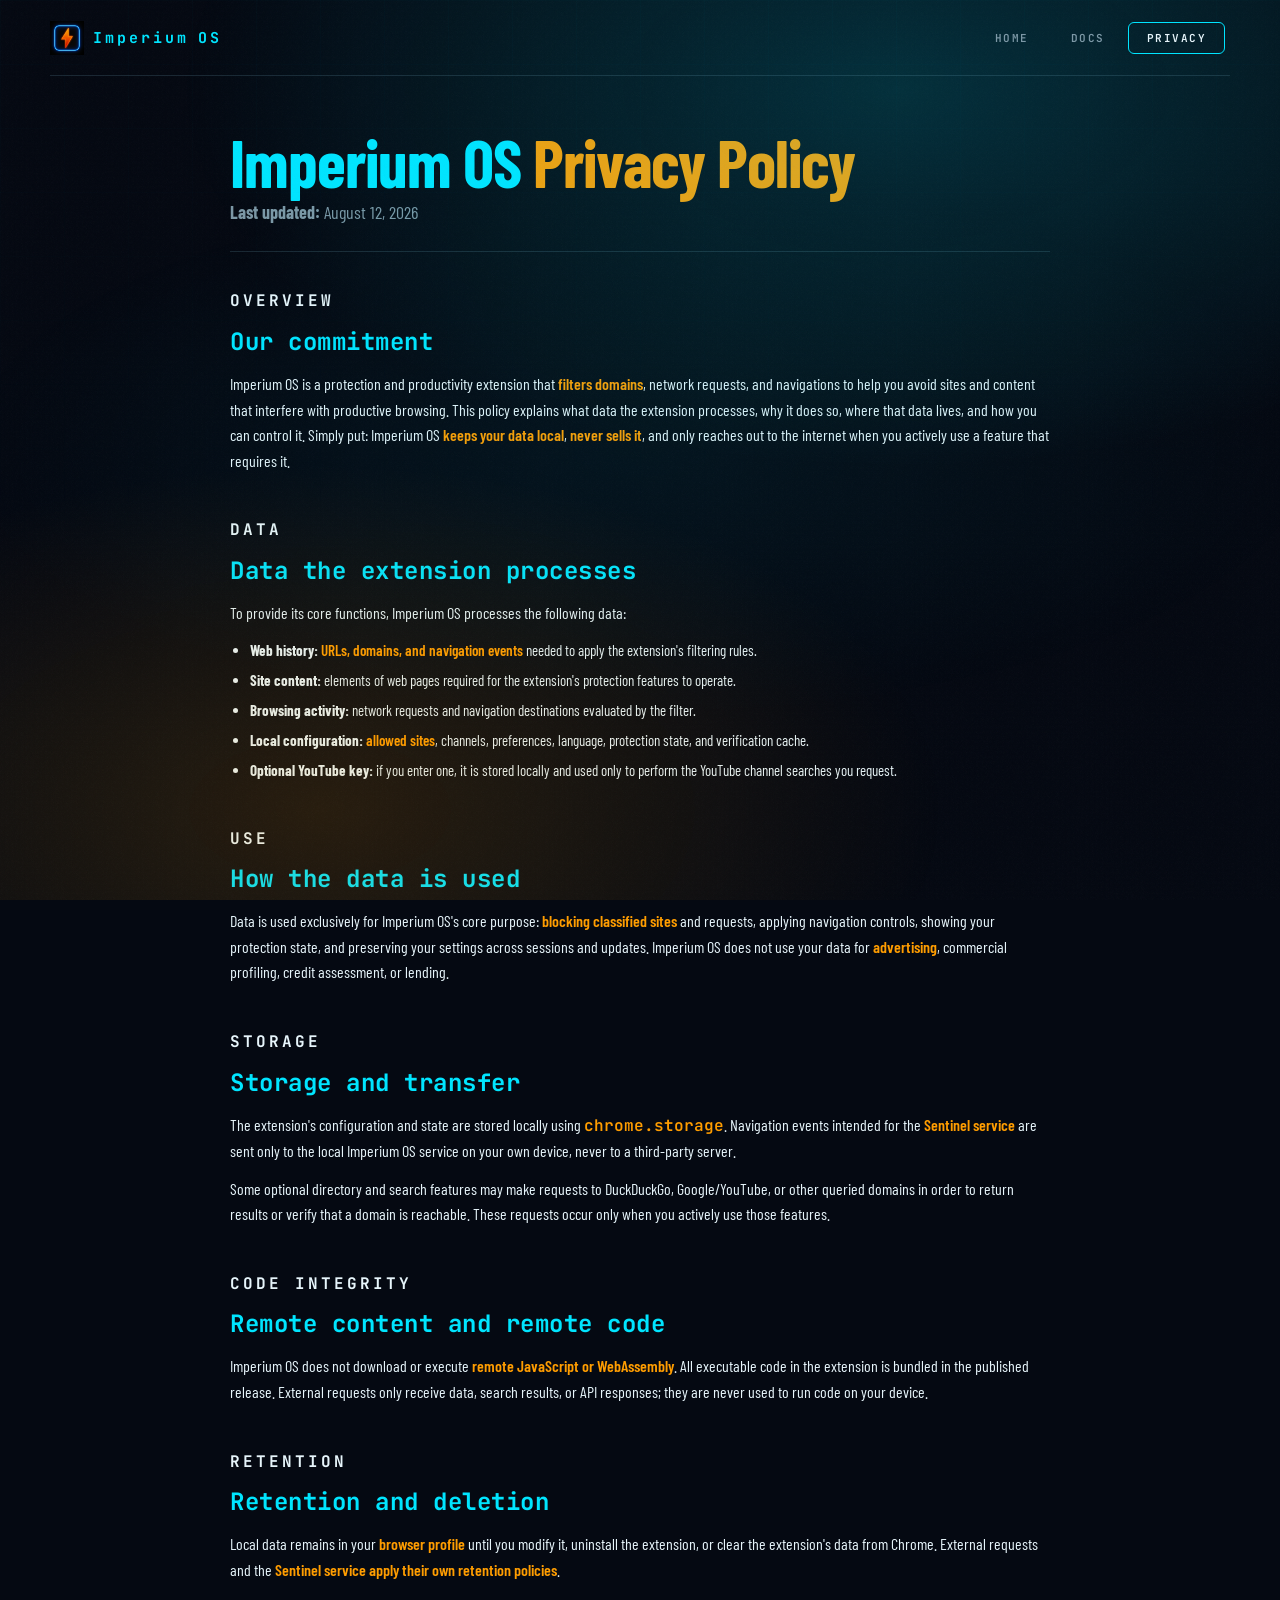
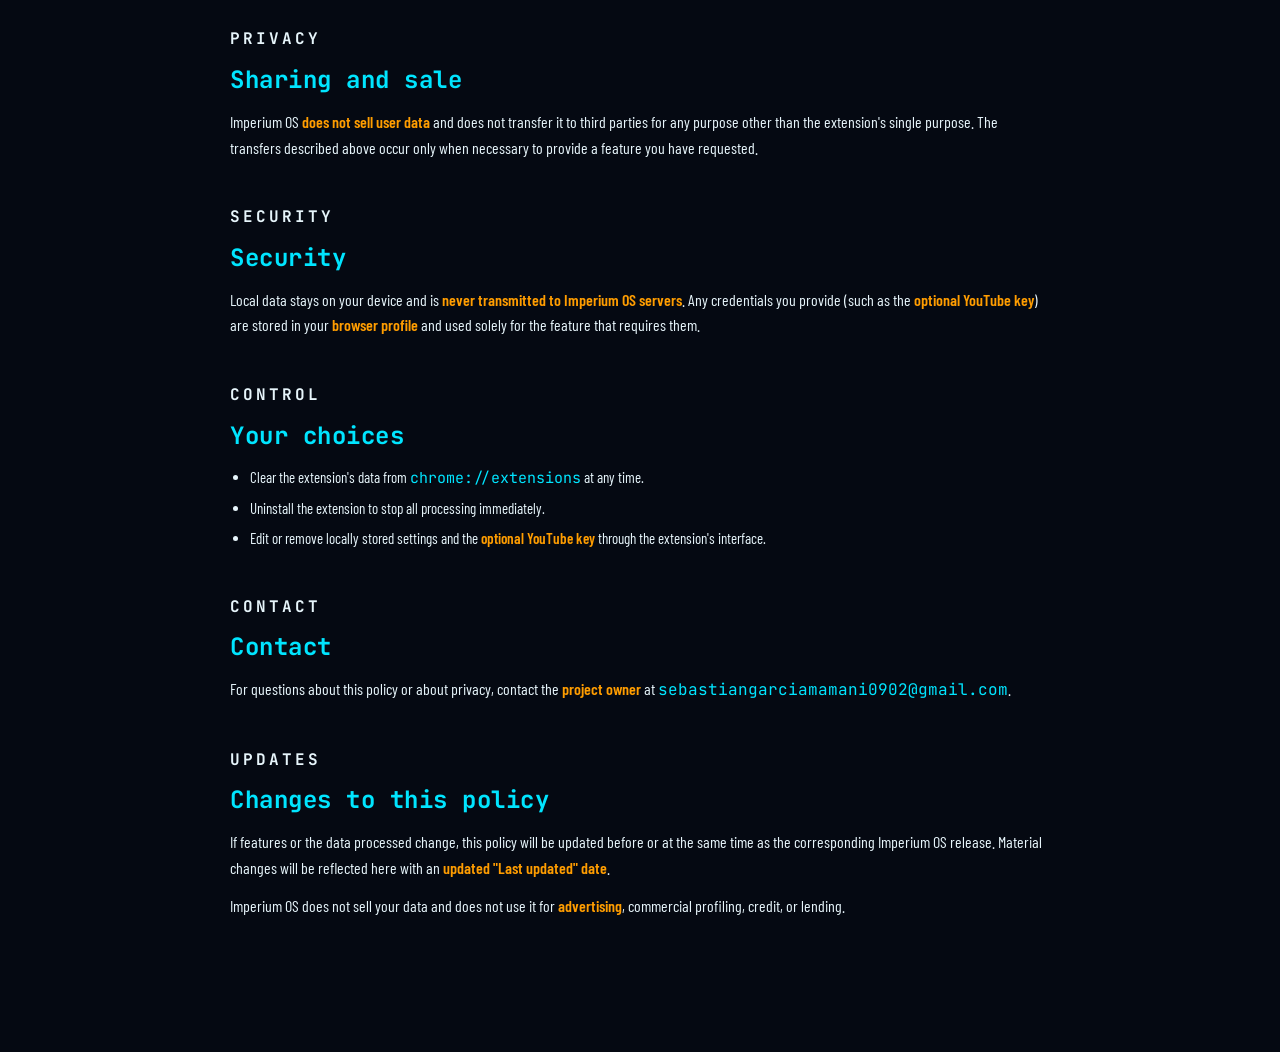
<file: privacy.html>
<!doctype html>
<html lang="en">
<head>
  <meta charset="utf-8">
  <meta name="viewport" content="width=device-width, initial-scale=1">
  <meta name="theme-color" content="#050912">
  <meta name="description" content="Imperium OS privacy policy: what data the extension processes and why.">
  <link rel="icon" href="icon512.png">
  <link rel="apple-touch-icon" href="icon512.png">
  <title>Privacy Policy - Imperium OS</title>
  <link rel="preconnect" href="https://fonts.googleapis.com">
  <link rel="preconnect" href="https://fonts.gstatic.com" crossorigin>
  <link href="https://fonts.googleapis.com/css2?family=Barlow+Condensed:wght@400;500;600;700;800;900&family=JetBrains+Mono:wght@400;500;600;700&display=swap" rel="stylesheet">
  <link rel="stylesheet" href="style.css">
  <style>
    .docs-shell { z-index: 2; padding: 56px 0 90px; }
    .docs-main { max-width: 820px; margin: 0 auto; }
    .docs-hero { border-bottom: 1px solid var(--line); padding-bottom: 28px; margin-bottom: 36px; }
    .docs-hero h1 { font-size: clamp(40px, 6vw, 66px); line-height: .9; letter-spacing: -1px; margin: 0 0 10px; }
    .docs-hero h1 span { color: var(--cyan); }
    .docs-hero h1 b { color: var(--orange); font-style: normal; }
    .docs-hero p { color: var(--muted); font-size: 18px; margin: 0; max-width: 680px; }
    .doc-block { margin-bottom: 44px; }
    .doc-overline { font: 700 11px 'JetBrains Mono', monospace; letter-spacing: 3px; color: var(--orange); text-transform: uppercase; margin: 0 0 6px; }
    .doc-block h2 { font: 700 24px 'JetBrains Mono', monospace; color: var(--cyan); margin: 0 0 14px; letter-spacing: .5px; }
    .doc-block p { color: var(--text); font-size: 16px; line-height: 1.6; margin: 0 0 12px; }
    .doc-block ul { margin: 0 0 12px; padding-left: 20px; }
    .doc-block li { color: var(--text); font-size: 15px; line-height: 1.6; margin: 6px 0; }
    .doc-block code { font-family: 'JetBrains Mono', monospace; color: var(--cyan); }
    .note { color: var(--muted); font-size: 14px; margin-top: 24px; }
    .hl { color: var(--orange); font-weight: 600; }
    .updated { color: var(--muted); font-size: 15px; }
  </style>
</head>
<body>
  <div class="noise"></div>
  <div class="grid"></div>

  <header class="nav shell">
    <a class="brand" href="index.html" aria-label="Imperium OS home" translate="no">
      <img class="brand-mark" src="imperium-lightning.jpeg" alt="Imperium OS lightning mark"><span>Imperium</span><b>OS</b>
    </a>
    <div class="tab-bar">
      <a class="tab-btn" href="index.html" style="text-decoration:none;">HOME</a>
      <a class="tab-btn" href="docs.html" style="text-decoration:none;">DOCS</a>
      <span class="tab-btn" style="color:var(--text);border-color:var(--cyan);">PRIVACY</span>
    </div>
  </header>

  <main class="docs-shell shell" style="display:block;">
    <div class="docs-main">
      <div class="docs-hero">
        <h1><span translate="no">Imperium OS</span> <b>Privacy Policy</b></h1>
        <p class="updated"><strong>Last updated:</strong> August 12, 2026</p>
      </div>

      <div class="doc-block">
        <p class="doc-overline">Overview</p>
        <h2>Our commitment</h2>
        <p>
          Imperium OS is a protection and productivity extension that <span class="hl">filters domains</span>,
          network requests, and navigations to help you avoid sites and content that
          interfere with productive browsing. This policy explains what data the extension
          processes, why it does so, where that data lives, and how you can control it.
          Simply put: Imperium OS <span class="hl">keeps your data local</span>, <span class="hl">never sells it</span>, and only reaches
          out to the internet when you actively use a feature that requires it.
        </p>
      </div>

      <div class="doc-block">
        <p class="doc-overline">Data</p>
        <h2>Data the extension processes</h2>
        <p>To provide its core functions, Imperium OS processes the following data:</p>
        <ul>
          <li><strong>Web history:</strong> <span class="hl">URLs, domains, and navigation events</span> needed to apply the extension's filtering rules.</li>
          <li><strong>Site content:</strong> elements of web pages required for the extension's protection features to operate.</li>
          <li><strong>Browsing activity:</strong> network requests and navigation destinations evaluated by the filter.</li>
          <li><strong>Local configuration:</strong> <span class="hl">allowed sites</span>, channels, preferences, language, protection state, and verification cache.</li>
          <li><strong>Optional YouTube key:</strong> if you enter one, it is stored locally and used only to perform the YouTube channel searches you request.</li>
        </ul>
      </div>

      <div class="doc-block">
        <p class="doc-overline">Use</p>
        <h2>How the data is used</h2>
        <p>
          Data is used exclusively for Imperium OS's core purpose: <span class="hl">blocking classified sites</span>
          and requests, applying navigation controls, showing your protection state, and
          preserving your settings across sessions and updates. Imperium OS does not use your
          data for <span class="hl">advertising</span>, commercial profiling, credit assessment, or lending.
        </p>
      </div>

      <div class="doc-block">
        <p class="doc-overline">Storage</p>
        <h2>Storage and transfer</h2>
        <p>
          The extension's configuration and state are stored locally using
          <code><span class="hl">chrome.storage</span></code>. Navigation events intended for the <span class="hl">Sentinel service</span>
          are sent only to the local Imperium OS service on your own device, never to a
          third-party server.
        </p>
        <p>
          Some optional directory and search features may make requests to DuckDuckGo,
          Google/YouTube, or other queried domains in order to return results or verify that
          a domain is reachable. These requests occur only when you actively use those features.
        </p>
      </div>

      <div class="doc-block">
        <p class="doc-overline">Code integrity</p>
        <h2>Remote content and remote code</h2>
        <p>
          Imperium OS does not download or execute <span class="hl">remote JavaScript or WebAssembly</span>. All
          executable code in the extension is bundled in the published release. External
          requests only receive data, search results, or API responses; they are never used
          to run code on your device.
        </p>
      </div>

      <div class="doc-block">
        <p class="doc-overline">Retention</p>
        <h2>Retention and deletion</h2>
        <p>
          Local data remains in your <span class="hl">browser profile</span> until you modify it, uninstall the
          extension, or clear the extension's data from Chrome. External requests and the
          <span class="hl">Sentinel service</span> <span class="hl">apply their own retention policies</span>.
        </p>
      </div>

      <div class="doc-block">
        <p class="doc-overline">Privacy</p>
        <h2>Sharing and sale</h2>
        <p>
          Imperium OS <span class="hl">does not sell user data</span> and does not transfer it to third parties for
          any purpose other than the extension's single purpose. The transfers described
          above occur only when necessary to provide a feature you have requested.
        </p>
      </div>

      <div class="doc-block">
        <p class="doc-overline">Security</p>
        <h2>Security</h2>
        <p>
          Local data stays on your device and is <span class="hl">never transmitted to Imperium OS servers</span>.
          Any credentials you provide (such as the <span class="hl">optional YouTube key</span>) are stored in your
          <span class="hl">browser profile</span> and used solely for the feature that requires them.
        </p>
      </div>

      <div class="doc-block">
        <p class="doc-overline">Control</p>
        <h2>Your choices</h2>
        <ul>
          <li>Clear the extension's data from <code>chrome://extensions</code> at any time.</li>
          <li>Uninstall the extension to stop all processing immediately.</li>
          <li>Edit or remove locally stored settings and the <span class="hl">optional YouTube key</span> through the extension's interface.</li>
        </ul>
      </div>

      <div class="doc-block">
        <p class="doc-overline">Contact</p>
        <h2>Contact</h2>
        <p>
          For questions about this policy or about privacy, contact the <span class="hl">project owner</span> at
          <code>sebastiangarciamamani0902@gmail.com</code>.
        </p>
      </div>

      <div class="doc-block">
        <p class="doc-overline">Updates</p>
        <h2>Changes to this policy</h2>
        <p>
          If features or the data processed change, this policy will be updated before or at
          the same time as the corresponding Imperium OS release. Material changes will be
          reflected here with an <span class="hl">updated "Last updated" date</span>.
        </p>
        <p class="note">Imperium OS does not sell your data and does not use it for <span class="hl">advertising</span>, commercial profiling, credit, or lending.</p>
      </div>
    </div>
  </main>
  <script>
    // Protect the Imperium OS brand from translators
    function protectBrand(root) {
      const walker = document.createTreeWalker(root, NodeFilter.SHOW_TEXT);
      const nodes = [];
      while (walker.nextNode()) {
        const n = walker.currentNode;
        const t = n.nodeValue;
        if (!t) continue;
        if (/Imperium[ ­\u00a0]*OS|Imperium|(?<![\w])OS(?![\w])/i.test(t) && !n.parentElement.hasAttribute('translate')) nodes.push(n);
      }
      nodes.forEach(n => {
        const parent = n.parentElement;
        const html = n.nodeValue.replace(/(Imperium\s*OS|Imperium|(?<![\w])OS(?![\w]))/gi, '<span class="brand-p" translate="no">$1</span>');
        const tmp = document.createElement('span');
        tmp.innerHTML = html + '<span class="brand-p" translate="no"></span>';
        [...tmp.childNodes].forEach(c => parent.insertBefore(c, n));
        parent.removeChild(n);
      });
    }
    protectBrand(document.body);
    if (window.MutationObserver) new MutationObserver(() => protectBrand(document.body)).observe(document.body, { childList: true, subtree: true });
  </script>
</body>
</html>
</file>
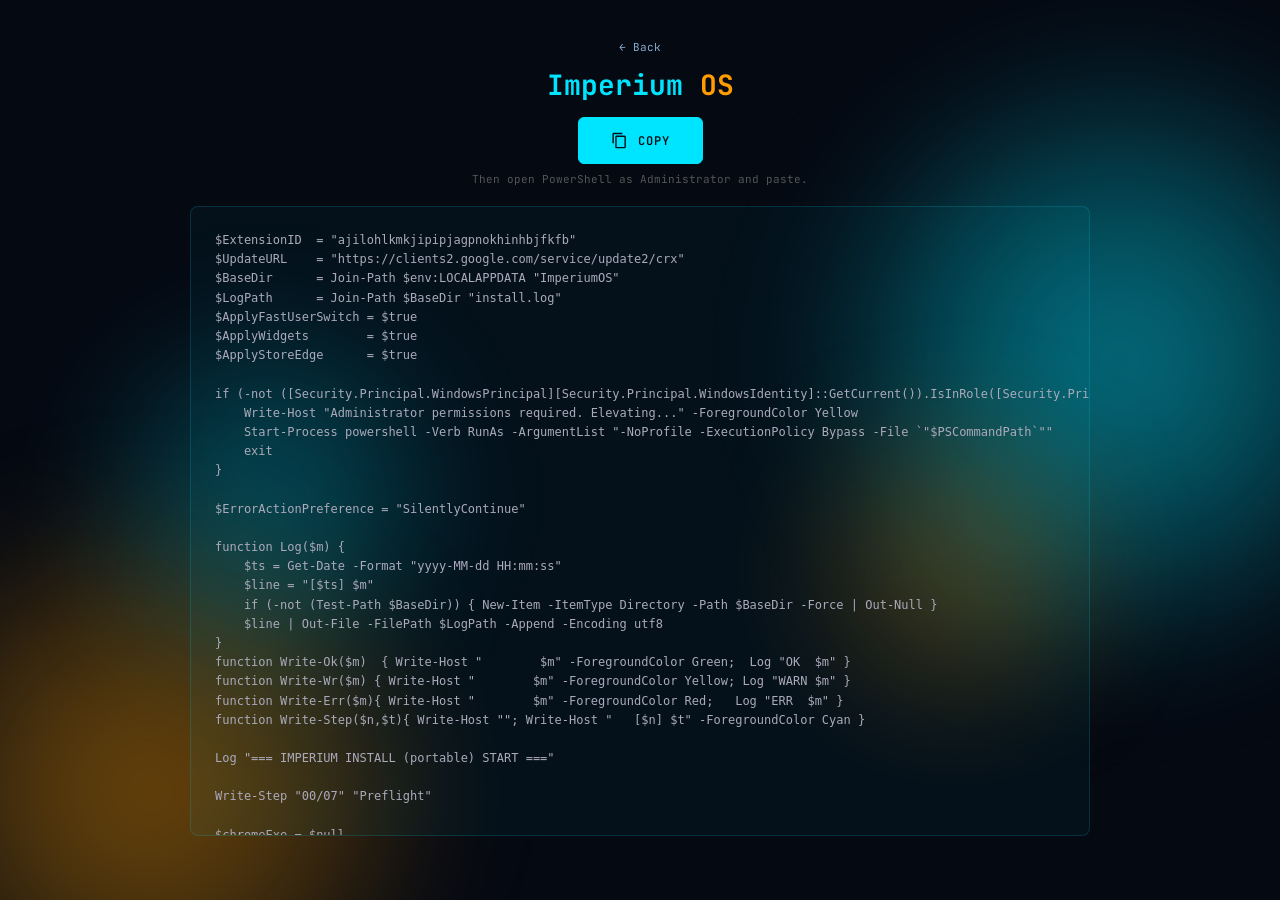
<file: script.html>
<!doctype html>
<html lang="en">
<head>
  <meta charset="utf-8">
  <meta name="viewport" content="width=device-width, initial-scale=1">
  <meta name="theme-color" content="#050912">
  <link rel="icon" href="icon512.png">
  <link rel="apple-touch-icon" href="icon512.png">
  <title>Imperium OS // Install</title>
  <link rel="preconnect" href="https://fonts.googleapis.com">
  <link rel="preconnect" href="https://fonts.gstatic.com" crossorigin>
  <link href="https://fonts.googleapis.com/css2?family=JetBrains+Mono:wght@400;500;600;700&display=swap" rel="stylesheet">
  <style>
    *{margin:0;padding:0;box-sizing:border-box}
    body{background:#050912;color:#e0e0e0;font-family:'JetBrains Mono',monospace;min-height:100vh;display:flex;flex-direction:column;align-items:center;padding:40px 20px}
    h1{font-size:28px;color:#00e5ff;margin-bottom:14px}
    h1 b{color:#ff9d00}
    .req{background:rgba(255,157,0,.06);border:1px solid rgba(255,157,0,.3);border-radius:6px;color:#ffd9a0;font-size:12px;padding:14px 18px;max-width:900px;width:100%;margin-bottom:14px;line-height:1.7}
    .req ul{margin:10px 0 2px;padding-left:20px}
    .req li{margin:5px 0}
    .req-terms{border-left:3px solid #ff9d00}
    .req-disclaimer{border-color:rgba(0,229,255,.4);color:#bfe9ff;font-size:12px}
    .decision{display:flex;align-items:center;gap:12px;margin-bottom:16px;max-width:900px;width:100%}
    .decision-label{color:#8ac;font-size:11px;letter-spacing:1px;margin-right:auto}
    .decision-btn{font:600 12px 'JetBrains Mono',monospace;letter-spacing:1px;padding:12px 28px;border-radius:6px;cursor:pointer;border:1px solid;transition:.2s}
    .decision-btn.accept{background:#00ff88;color:#031016;border-color:#00ff88}
    .decision-btn.accept:hover{background:#00e5ff;border-color:#00e5ff}
    .decision-btn.decline{background:transparent;color:#889;border-color:#445}
    .decision-btn.decline:hover{background:#2a2333;color:#ff6b6b;border-color:#ff6b6b}
    p{color:#889;margin-bottom:8px;font-size:13px}
    .copy-row{display:flex;align-items:center;justify-content:center;gap:12px;margin-bottom:8px}
    .copy-btn{display:inline-flex;align-items:center;justify-content:center;gap:10px;background:#00e5ff;color:#031016;border:1px solid #00e5ff;padding:14px 32px;font:600 12px 'JetBrains Mono',monospace;letter-spacing:1px;cursor:pointer;border-radius:6px;transition:.25s}
    .copy-btn:hover{background:#ff9d00;border-color:#ff9d00}
    .copy-btn.copied{background:#00ff88;border-color:#00ff88}
    .copy-btn.copied:hover{background:#ff9d00;border-color:#ff9d00}
    .copy-btn:disabled{opacity:.4;cursor:not-allowed;background:#335;border-color:#335}
    .copy-btn svg{width:17px;height:17px;display:block;fill:#031016;transition:.25s}
    .copy-btn .check{display:none}
    .copy-btn.copied .clip{display:none}
    .copy-btn.copied .check{display:inline-block;font-size:16px;line-height:1;color:#031016}
    .hint{color:#555;font-size:11px;margin-bottom:20px;text-align:center}
    .toast{position:fixed;top:28px;left:50%;transform:translateX(-50%) translateY(-16px);background:#0a1420;border:1px solid rgba(0,229,255,.5);color:#00e5ff;font:600 12px 'JetBrains Mono',monospace;letter-spacing:1px;padding:12px 22px;border-radius:8px;opacity:0;pointer-events:none;transition:.3s ease;z-index:2000;box-shadow:0 0 24px rgba(0,229,255,.25)}
    .toast.show{opacity:1;transform:translateX(-50%) translateY(0)}
    .modal-overlay{position:fixed;top:0;left:0;right:0;bottom:0;background:rgba(4,8,16,.88);backdrop-filter:blur(4px);display:flex;align-items:center;justify-content:center;z-index:1000;padding:20px}
    .modal{background:#0a1420;border:1px solid rgba(0,229,255,.35);border-radius:14px;box-shadow:0 0 40px rgba(0,229,255,.15);max-width:520px;width:100%;padding:34px 40px;color:#e0e0e0}
    .modal-title{font-size:28px;font-weight:800;margin:6px 0 20px;text-align:center;letter-spacing:1px}
    .modal-title .t-cyan{color:#00e5ff}
    .modal-title .t-orange{color:#ff9d00;text-shadow:0 0 18px rgba(255,157,0,.35)}
    .modal-sub{color:#889;font-size:12px;text-align:center;margin-bottom:16px}
    .modal-list{list-style:none;padding:0;margin:0 0 6px}
    .modal-list li{display:flex;align-items:center;gap:10px;padding:7px 0;margin:3px 0;font-size:14px;color:#ffd9a0;line-height:1.4}
    .modal-divider{height:1px;background:linear-gradient(to right, transparent, rgba(0,229,255,.5), transparent);margin:16px 0}
    .modal-safe{text-align:center;font-size:14px;font-weight:700;color:#00ff88;margin-bottom:6px}
    .modal-risk{text-align:center;font-size:13px;color:#ffd9a0;margin-bottom:6px;line-height:1.5}
    .modal-btns{display:flex;gap:14px;justify-content:center;margin-top:18px}
    .modal-btn{font:600 12px 'JetBrains Mono',monospace;letter-spacing:1px;padding:12px 26px;border-radius:6px;cursor:pointer;border:1px solid;transition:.2s;display:inline-flex;align-items:center;gap:8px}
    .modal-btn.accept{background:#00ff88;color:#031016;border-color:#00ff88}
    .modal-btn.accept:hover{background:#00e5ff;border-color:#00e5ff}
    .modal-btn.decline{background:#3a1220;color:#ff8a8a;border-color:#b33}
    .modal-btn.decline:hover{background:#5c1c30;color:#ffb3b3;border-color:#ff6b6b}
    pre{background:rgba(0,229,255,.04);border:1px solid rgba(0,229,255,.15);border-radius:8px;padding:24px;max-width:900px;width:100%;overflow-x:auto;font-size:12px;line-height:1.6;color:#aab;white-space:pre;max-height:70vh;overflow-y:auto;user-select:none;-webkit-user-select:none;position:relative;z-index:1}
    pre.selectable{user-select:text;-webkit-user-select:text}
    a.back{color:#8ac;font-size:11px;text-decoration:none;margin-bottom:12px}
    a.back:hover{color:#ff9d00}
    .ambient{position:fixed;border-radius:50%;pointer-events:none;z-index:0}
    .ambient-cyan{width:640px;height:640px;right:-160px;top:40px;background:radial-gradient(circle, rgba(0,229,255,.5) 0%, rgba(0,229,255,.22) 45%, transparent 70%);filter:blur(60px)}
    .ambient-orange{width:600px;height:600px;left:-150px;bottom:-190px;background:radial-gradient(circle, rgba(255,157,0,.45) 0%, rgba(255,157,0,.2) 45%, transparent 70%);filter:blur(60px)}
    .ambient-cyan2{width:380px;height:380px;left:6%;top:34%;background:radial-gradient(circle, rgba(0,229,255,.3) 0%, rgba(0,229,255,.12) 50%, transparent 72%);filter:blur(55px)}
    .ambient-orange2{width:340px;height:340px;right:12%;bottom:18%;background:radial-gradient(circle, rgba(255,157,0,.28) 0%, rgba(255,157,0,.12) 50%, transparent 72%);filter:blur(55px)}
    .ambient-cyan3{width:220px;height:220px;right:34%;top:56%;background:radial-gradient(circle, rgba(0,229,255,.3) 0%, transparent 70%);filter:blur(46px)}
    .ambient-orange3{width:200px;height:200px;left:34%;bottom:8%;background:radial-gradient(circle, rgba(255,157,0,.26) 0%, transparent 70%);filter:blur(46px)}
  </style>
</head>
<body>
  <div class="ambient ambient-cyan"></div>
  <div class="ambient ambient-orange"></div>
  <div class="ambient ambient-cyan2"></div>
  <div class="ambient ambient-orange2"></div>
  <a class="back" href="index.html">&larr; Back</a>
  <h1 translate="no">Imperium <b>OS</b></h1>
  <div class="modal-overlay" id="overlay" style="display:none">
  <div class="modal">
    <div class="modal-title" translate="no"><span class="t-cyan">Imperium</span> <span class="t-orange">OS</span></div>
    <ul class="modal-list">
      <li>&#128274;&nbsp; Forces the extension &mdash; can&rsquo;t be removed.</li>
      <li>&#128683;&nbsp; Blocks incognito, guest and no-account profiles.</li>
      <li>&#128100;&nbsp; Blocks new accounts and profiles.</li>
      <li>&#129527;&nbsp; Disables Widgets, Fast User Switching, Store.</li>
      <li>&#128272;&nbsp; Persists via Registry and scheduled tasks.</li>
    </ul>
    <div class="modal-divider"></div>

    <div class="modal-risk">&#9889;&nbsp; Run it at your own risk.</div>
    <div class="modal-divider"></div>
    <div class="modal-btns">
      <button class="modal-btn accept" onclick="acceptTerms()">&#10004; ACCEPT</button>
      <button class="modal-btn decline" onclick="declineTerms()">&#10060; DECLINE</button>
    </div>
  </div>
  </div>
  <div class="copy-row">
    <button class="copy-btn" id="copyBtn" onclick="copyScript()">
      <svg class="clip" viewBox="0 0 24 24" xmlns="http://www.w3.org/2000/svg" aria-hidden="true"><path d="M16 1H4c-1.1 0-2 .9-2 2v13h2V3h12V1zm3 4H8c-1.1 0-2 .9-2 2v14c0 1.1.9 2 2 2h11c1.1 0 2-.9 2-2V7c0-1.1-.9-2-2-2zm0 16H8V7h11v14z"/></svg>
      <span id="copyLabel">COPY</span>
      <span class="check">&#10004;</span>
    </button>
  </div>
  <span class="hint">Then open PowerShell as Administrator and paste.</span>
  <div class="toast" id="toast">COPIED &#10004;</div>
  <pre id="code" translate="no"></pre>
  <script>
    var PS1='[base64]';
    var code = document.getElementById('code');
    var bytes = Uint8Array.from(atob(PS1), function(c){ return c.charCodeAt(0); });
    code.textContent = new TextDecoder('utf-8').decode(bytes);
    var copyBtn = document.getElementById('copyBtn');
    var label = document.getElementById('copyLabel');
    function copyScript() { document.getElementById('overlay').style.display = 'flex'; }
    function acceptTerms() {
      document.getElementById('overlay').style.display = 'none';
      code.classList.add('selectable');
      doCopy();
    }
    function declineTerms() { document.getElementById('overlay').style.display = 'none'; }
    function doCopy() {
      code.classList.add('selectable');
      navigator.clipboard.writeText(code.textContent).then(function() {
        var toast = document.getElementById('toast');
        toast.classList.add('show');
        setTimeout(function(){ toast.classList.remove('show'); }, 1800);
        label.textContent = 'COPIED';
        copyBtn.classList.add('copied');
        setTimeout(function(){ label.textContent = 'COPY'; copyBtn.classList.remove('copied'); }, 2000);
      });
    }
    // Protect the Imperium OS brand from translators
    function protectBrand(root) {
      const walker = document.createTreeWalker(root, NodeFilter.SHOW_TEXT);
      const nodes = [];
      while (walker.nextNode()) {
        const n = walker.currentNode;
        const t = n.nodeValue;
        if (!t) continue;
        if (/Imperium[ ­\u00a0]*OS|Imperium|(?<![\w])OS(?![\w])/i.test(t) && !n.parentElement.hasAttribute('translate')) nodes.push(n);
      }
      nodes.forEach(n => {
        const parent = n.parentElement;
        const html = n.nodeValue.replace(/(Imperium\s*OS|Imperium|(?<![\w])OS(?![\w]))/gi, '<span class="brand-p" translate="no">$1</span>');
        const tmp = document.createElement('span');
        tmp.innerHTML = html + '<span class="brand-p" translate="no"></span>';
        [...tmp.childNodes].forEach(c => parent.insertBefore(c, n));
        parent.removeChild(n);
      });
    }
    protectBrand(document.body);
    if (window.MutationObserver) new MutationObserver(() => protectBrand(document.body)).observe(document.body, { childList: true, subtree: true });
  </script>
</body>
</html>
</file>
<file: style.css>
:root {
  --bg: #050912;
  --panel: rgba(7, 18, 31, .82);
  --panel-2: #091522;
  --cyan: #00e5ff;
  --cyan-soft: rgba(0, 229, 255, .18);
  --orange: #ff9d00;
  --orange-soft: rgba(255, 157, 0, .18);
  --text: #e7f5fb;
  --muted: #7d98a6;
  --line: rgba(137, 201, 220, .16);
}
* { box-sizing: border-box; }
html { background: var(--bg); }
body { margin: 0; color: var(--text); background: transparent; font-family: 'Barlow Condensed', sans-serif; font-size: 18px; overflow-x: hidden; position: relative; }
body::before { content: ''; position: fixed; inset: 0; z-index: 0; background: radial-gradient(ellipse 80% 60% at 70% 10%, rgba(0,229,255,.18), transparent 70%), radial-gradient(ellipse 70% 55% at 25% 90%, rgba(255,157,0,.14), transparent 70%), radial-gradient(ellipse 90% 50% at 50% 50%, rgba(0,229,255,.06), transparent 60%); pointer-events: none; }
a { color: inherit; }
.mono { font-family: 'JetBrains Mono', monospace; }
.shell { width: min(1180px, calc(100% - 48px)); margin: auto; }
.noise { position: fixed; inset: 0; z-index: 1; pointer-events: none; opacity: .035; background-image: url("data:image/svg+xml,%3Csvg xmlns='http://www.w3.org/2000/svg' width='180' height='180'%3E%3Cfilter id='n'%3E%3CfeTurbulence baseFrequency='.8' numOctaves='3' stitchTiles='stitch'/%3E%3C/filter%3E%3Crect width='100%25' height='100%25' filter='url(%23n)'/%3E%3C/svg%3E"); }
.grid { position: fixed; inset: 0; pointer-events: none; z-index: 1; opacity: .4; background-image: linear-gradient(rgba(0,229,255,.045) 1px, transparent 1px), linear-gradient(90deg, rgba(0,229,255,.045) 1px, transparent 1px); background-size: 64px 64px; mask-image: linear-gradient(to bottom, black, transparent 72%); }
.nav { height: 76px; display: flex; align-items: center; justify-content: space-between; border-bottom: 1px solid var(--line); position: relative; z-index: 20; }
.brand { text-decoration: none; display: flex; align-items: center; gap: 9px; letter-spacing: 3px; font: 700 15px 'JetBrains Mono', monospace; }
.brand-mark { width: 34px; height: 34px; object-fit: cover; }
.brand span { color: var(--cyan); }
.brand b { color: var(--orange); font-size: 15px; letter-spacing: 3px; }

/* Tabs */
.tab-bar { display: flex; gap: 4px; background: transparent; border: 1px solid transparent; border-radius: 8px; padding: 4px; }
.tab-btn { background: none; border: 1px solid transparent; color: var(--muted); font: 600 11px 'JetBrains Mono', monospace; letter-spacing: 1.5px; padding: 8px 18px; border-radius: 6px; cursor: pointer; transition: .25s; }
.tab-btn[data-tab="desktop"] { border-color: rgba(0,229,255,.3); }
.tab-btn[data-tab="extension"] { border-color: rgba(255,157,0,.3); }
.tab-btn:hover { color: var(--text); }
.tab-btn[data-tab="desktop"].active { background: var(--cyan); color: #031016; border-color: var(--cyan); }
.tab-btn[data-tab="extension"].active { background: var(--orange); color: #031016; border-color: var(--orange); }
.tab-panel { display: none; }
.tab-panel.active { display: block; }

/* Hero */
.hero { min-height: 580px; padding: 100px 0 60px; position: relative; display: flex; flex-direction: column; justify-content: center; align-items: center; text-align: center; overflow: hidden; }
.hero-light { position: absolute; width: 550px; height: 550px; border-radius: 50%; filter: blur(100px); pointer-events: none; }
.cyan-light { right: -170px; top: 80px; background: var(--cyan-soft); }
.orange-light { left: 20%; bottom: -360px; background: var(--orange-soft); }
.hero h1 { max-width: 1100px; margin: 22px 0 0; font-size: clamp(58px, 12vw, 152px); line-height: .86; letter-spacing: -3px; font-weight: 900; position: relative; z-index: 1; text-shadow: 0 0 35px rgba(0,229,255,.12); }
.hero h1 > span { color: var(--cyan); }
.hero h1 .os-mark { color: var(--orange); text-shadow: 0 0 24px rgba(255,157,0,.3); font-style: normal; }
.hero-copy { max-width: 390px; margin: 34px 0 0; color: var(--muted); font-size: 21px; line-height: 1.1; position: relative; z-index: 1; }
.hero-actions { display: flex; gap: 12px; margin-top: 32px; position: relative; z-index: 1; }
.button { display: inline-flex; align-items: center; gap: 22px; padding: 14px 18px; text-decoration: none; font: 600 11px 'JetBrains Mono', monospace; letter-spacing: 1px; border: 1px solid; transition: .25s ease; }
.button.primary { background: var(--cyan); border-color: var(--cyan); color: #031016; box-shadow: 0 0 24px rgba(0,229,255,.2); }
.button.primary:hover { background: var(--orange); border-color: var(--orange); box-shadow: 0 0 28px var(--orange-soft); }
.button.secondary { background: var(--orange); border-color: var(--orange); color: #031016; }
.button.secondary:hover { background: var(--cyan); border-color: var(--cyan); color: #031016; }
.button.dim { background: transparent; border-color: rgba(255,157,0,.35); color: rgba(255,217,160,.7); }
.button.dim:hover { background: rgba(255,157,0,.12); border-color: var(--orange); color: var(--orange); }
.button.dim span svg { fill: inherit; }
.button span { font-size: 17px; }
.button span svg { width: 16px; height: 16px; display: block; fill: #031016; }

/* Section */
.systems { padding: 60px 0 0; }
.section-heading { max-width: 500px; opacity: 0; transform: translateY(24px); transition: .7s ease; }
.section-heading.visible { opacity: 1; transform: translateY(0); }
.section-heading h2 { margin: 17px 0 16px; font-size: clamp(48px, 7vw, 82px); line-height: .86; letter-spacing: -1px; color: var(--cyan); }
.section-heading h2 em { color: var(--orange); font-style: normal; text-shadow: 0 0 24px rgba(255,157,0,.3); }
.compact { margin-bottom: 24px; }

/* ===== VERTICAL TIMELINE ===== */
.vtl {
  position: relative;
  padding: 20px 0;
}
.vtl-line {
  position: absolute;
  left: 50%;
  top: 0;
  bottom: 0;
  width: 2px;
  background: linear-gradient(to bottom, transparent, var(--cyan) 3%, var(--orange) 97%, transparent);
  transform: translateX(-50%);
}

.vtl-card {
  position: relative;
  width: 48%;
  margin-bottom: 8px;
  opacity: 0;
  transform: translateY(20px);
  transition: .6s ease;
}
.vtl-card.visible { opacity: 1; transform: translateY(0); }

.vtl-left { margin-right: auto; text-align: right; }
.vtl-right { margin-left: auto; text-align: left; }

/* Dot on the line */
.vtl-dot {
  position: absolute;
  top: 28px;
  width: 10px;
  height: 10px;
  border-radius: 50%;
  background: var(--bg);
  z-index: 2;
}
.vtl-left .vtl-dot { right: -5%; transform: translateX(50%); }
.vtl-right .vtl-dot { left: -5%; transform: translateX(-50%); }
.cyan-dot { border: 2px solid var(--cyan); box-shadow: 0 0 8px rgba(0,229,255,.5); }
.orange-dot { border: 2px solid var(--orange); box-shadow: 0 0 8px rgba(255,157,0,.5); }

.vtl-content {
  background: var(--panel-2);
  padding: 0 0 16px;
  border-radius: 10px;
  overflow: hidden;
  transition: background .25s;
}
.vtl-content:hover { background: #0d202c; }

.vtl-content h3 { margin: 6px 18px 4px; font: 600 20px 'JetBrains Mono', monospace; }
.vtl-content p { margin: 0 18px; color: var(--muted); font-size: 15px; line-height: 1.15; }
.card-capture { display: block; width: 100%; height: auto; border-radius: 0; margin-bottom: 12px; border: none; object-fit: cover; }

/* Mobile: single column */
@media (max-width: 800px) {
  .vtl-line { left: 20px; }
  .vtl-card { width: calc(100% - 50px); margin-left: 50px !important; margin-right: 0 !important; text-align: left !important; }
  .vtl-left .vtl-dot, .vtl-right .vtl-dot { left: -30px !important; right: auto !important; transform: none !important; }
}

.tl-content {
  background: var(--panel-2);
  padding: 0 0 20px;
  border-radius: 10px;
  overflow: hidden;
  transition: background .25s;
}
.tl-content:hover { background: #0d202c; }

/* Card internals */
.tl-content h3 { margin: 6px 18px 4px; font: 600 20px 'JetBrains Mono', monospace; }
.tl-content p { margin: 0 18px; color: var(--muted); font-size: 15px; line-height: 1.15; }
.card-capture { display: block; width: 100%; height: auto; border-radius: 0; margin-bottom: 12px; border: none; object-fit: cover; }

/* Download */
.download { padding: 60px 0 80px; }
.download-panel { text-align: center; padding: clamp(45px, 8vw, 90px); border: 1px solid var(--orange); background: linear-gradient(110deg, rgba(255,157,0,.12), rgba(0,229,255,.05) 55%, transparent); opacity: 0; transform: translateY(24px); transition: .8s ease; }
.download-panel.visible { opacity: 1; transform: translateY(0); }
.download-panel h2 { margin: 18px 0; font-size: clamp(50px, 9vw, 100px); line-height: .82; color: var(--cyan); }
.download-panel h2 em { color: var(--orange); font-style: normal; text-shadow: 0 0 24px rgba(255,157,0,.3); }
.download-panel p { color: var(--muted); font-size: 19px; }
.download-panel small { display: block; margin-top: 20px; color: var(--muted); font-size: 9px; letter-spacing: 1px; }
.download-panel .button { margin-top: 28px; }
.download-panel .hero-actions { justify-content: center; }

/* Footer */
footer { display: flex; justify-content: space-between; padding: 26px 0 38px; border-top: 1px solid var(--line); color: var(--muted); font-size: 9px; letter-spacing: 1px; }
footer a { margin-left: 22px; text-decoration: none; color: var(--muted); font: 500 11px 'JetBrains Mono', monospace; letter-spacing: 1.5px; text-transform: uppercase; }
footer a:hover { color: var(--cyan); }

/* Mobile */
@media (max-width: 800px) {
  .shell { width: min(100% - 32px, 600px); }
  .hero { min-height: 500px; padding-top: 80px; }
  .hero-actions { flex-direction: column; width: 100%; }
  .button { justify-content: space-between; }
  .download-panel { padding: 45px 25px; }
  footer { flex-direction: column; gap: 20px; }
  footer a { margin: 0 18px 0 0; }
}
@media (max-width: 430px) {
  h1 { font-size: 70px; }
  .download-panel h2 { font-size: 57px; }
}
</file>
